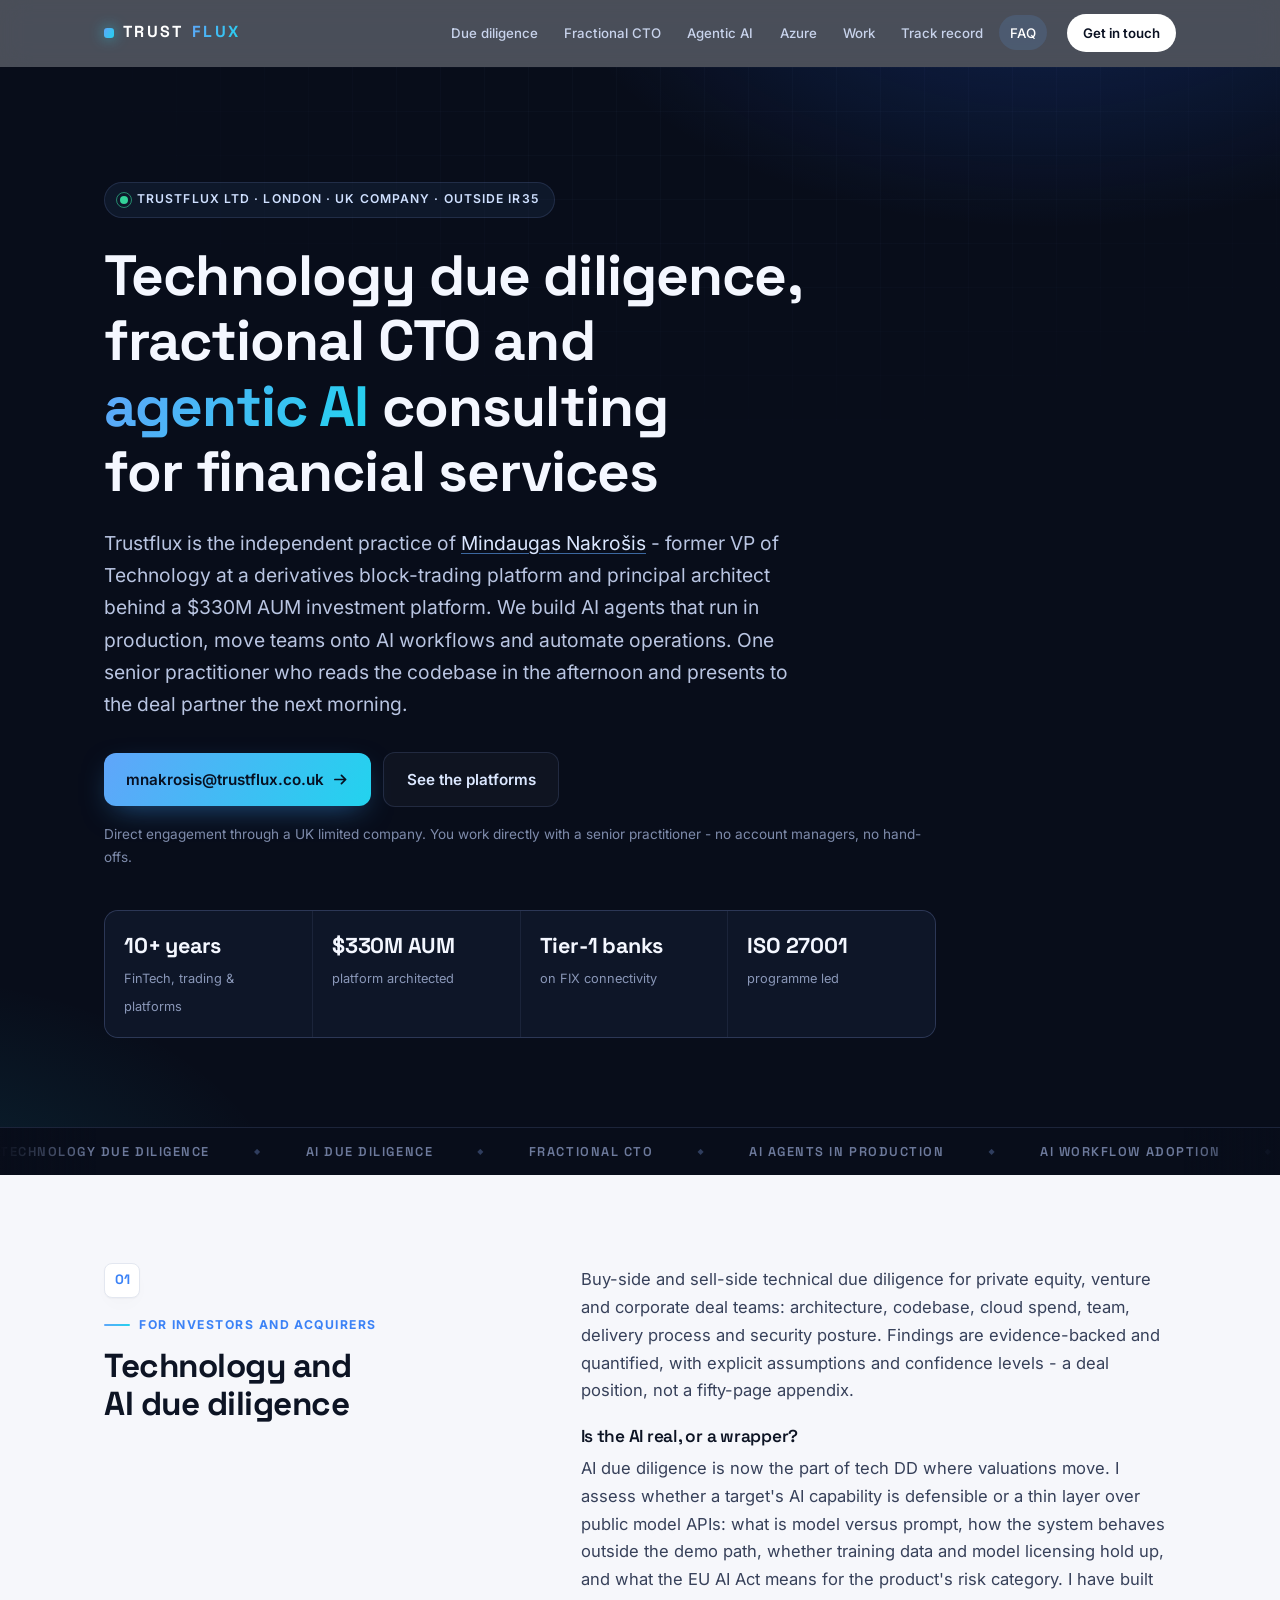
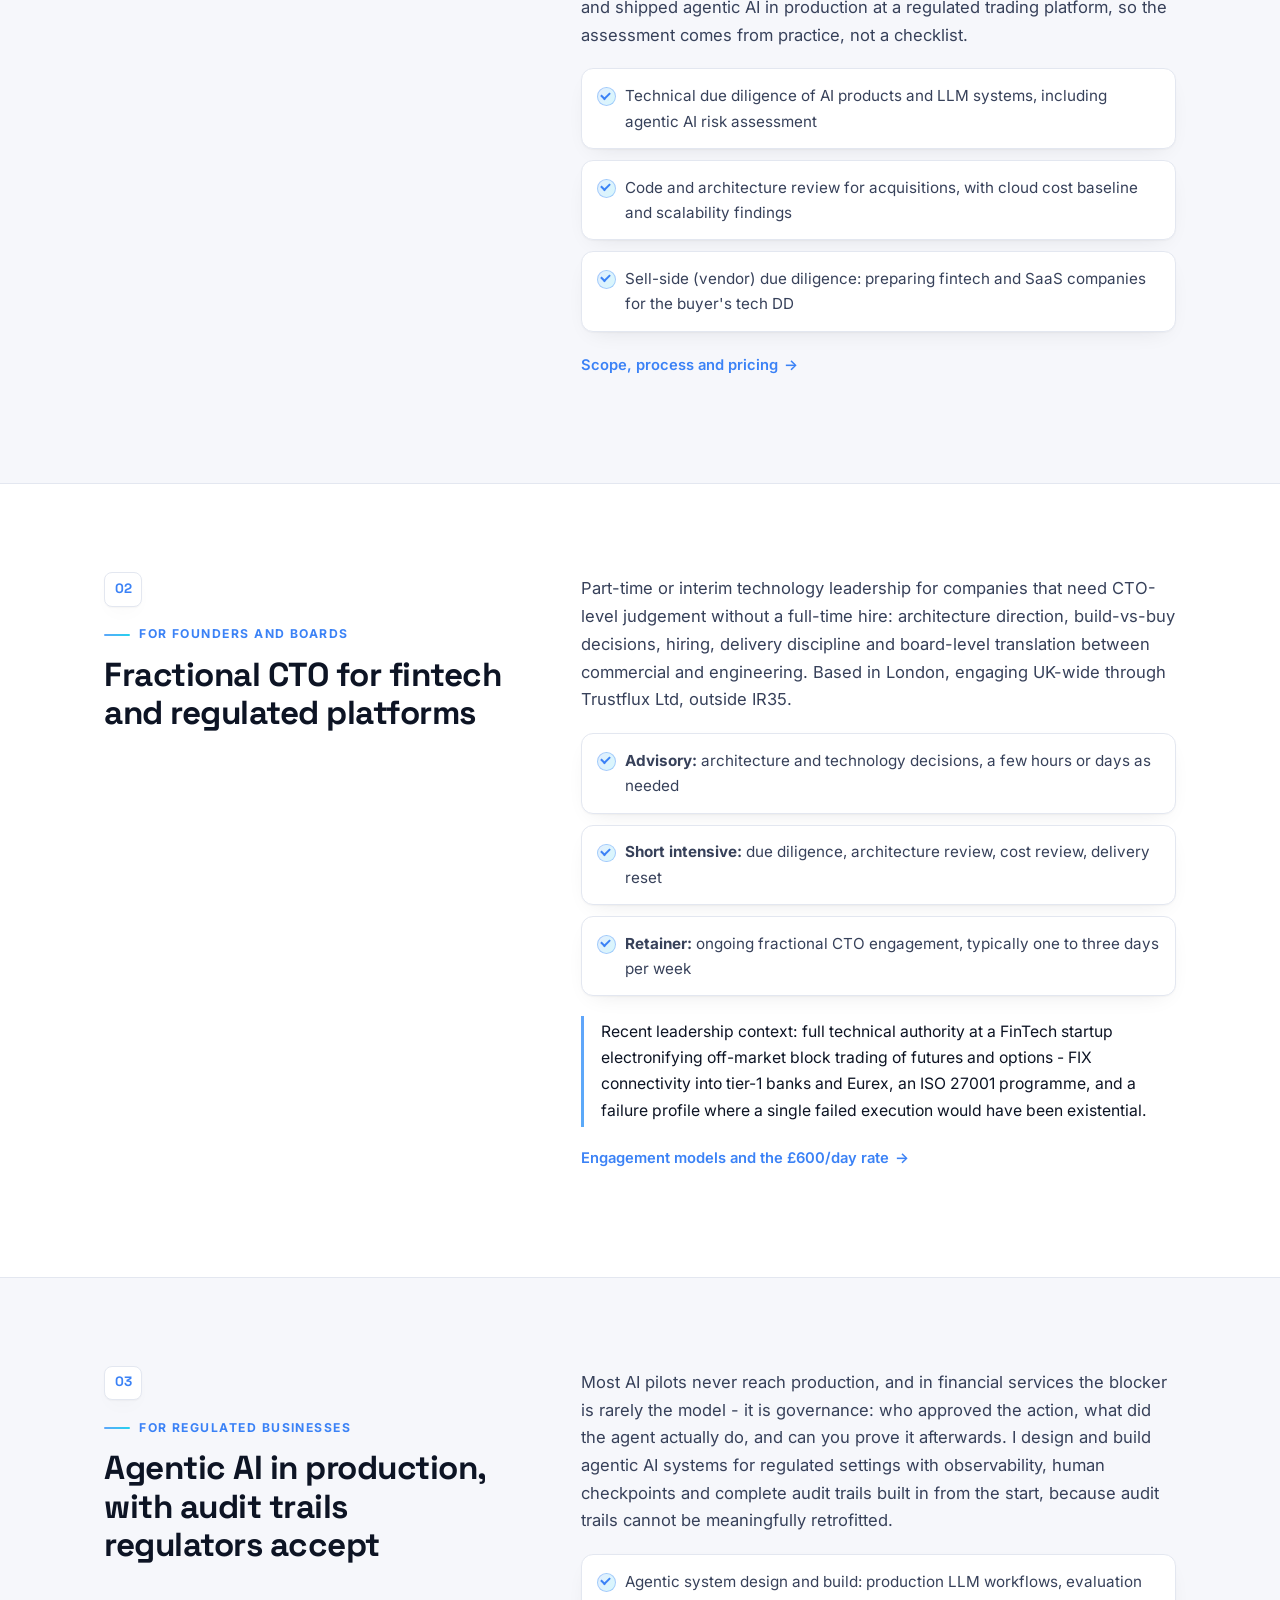
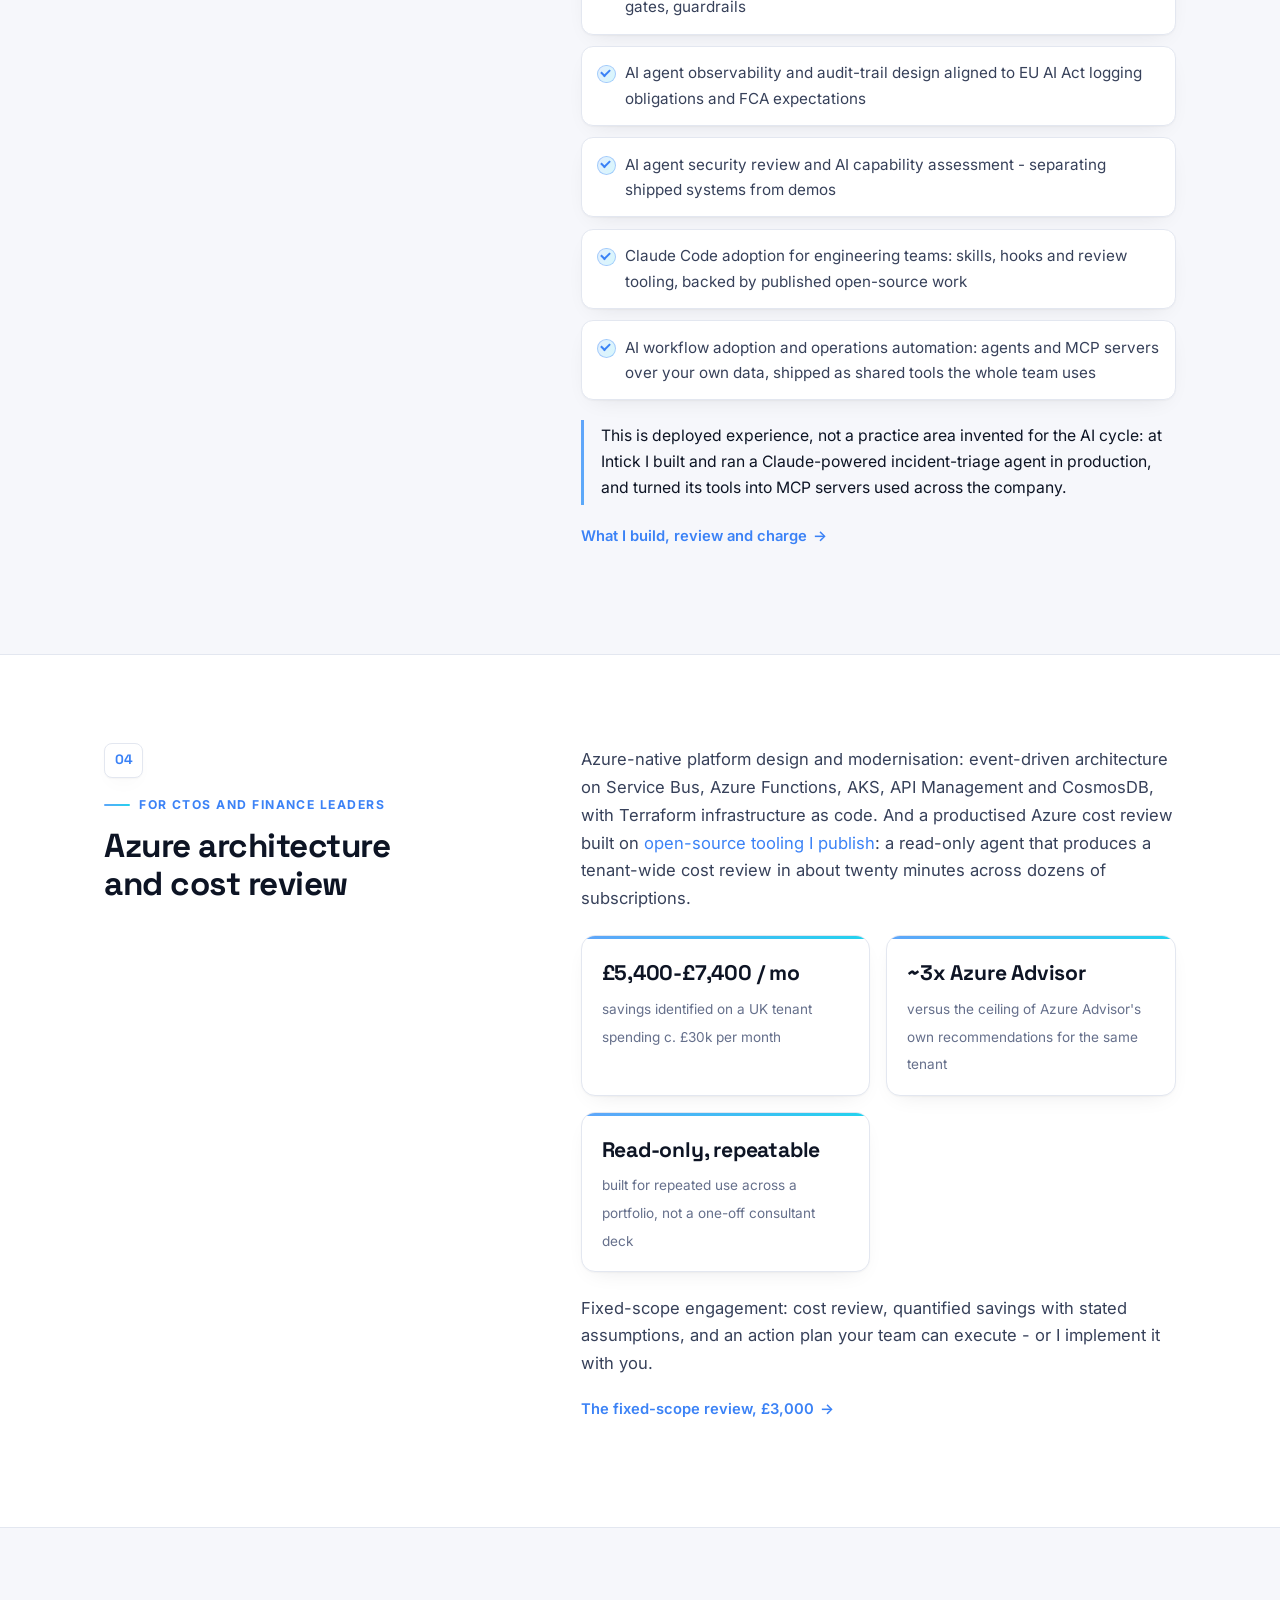
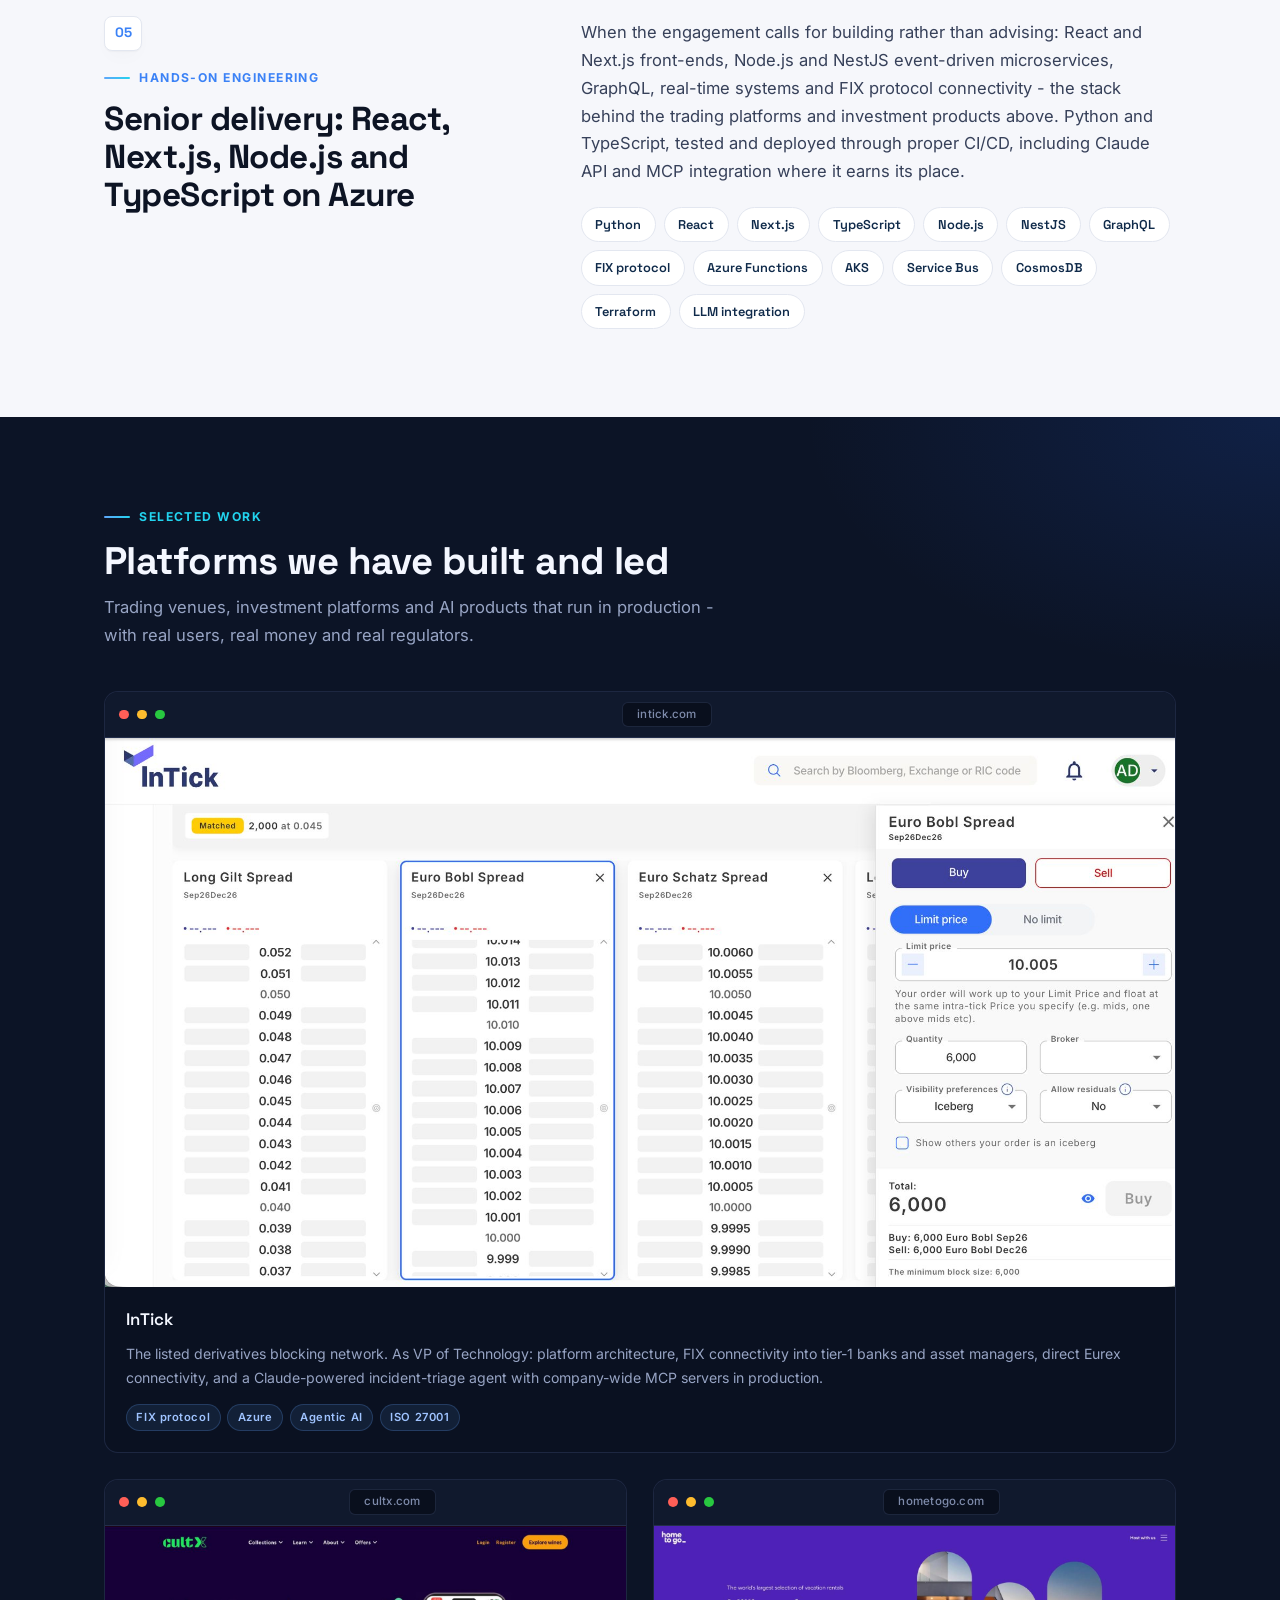
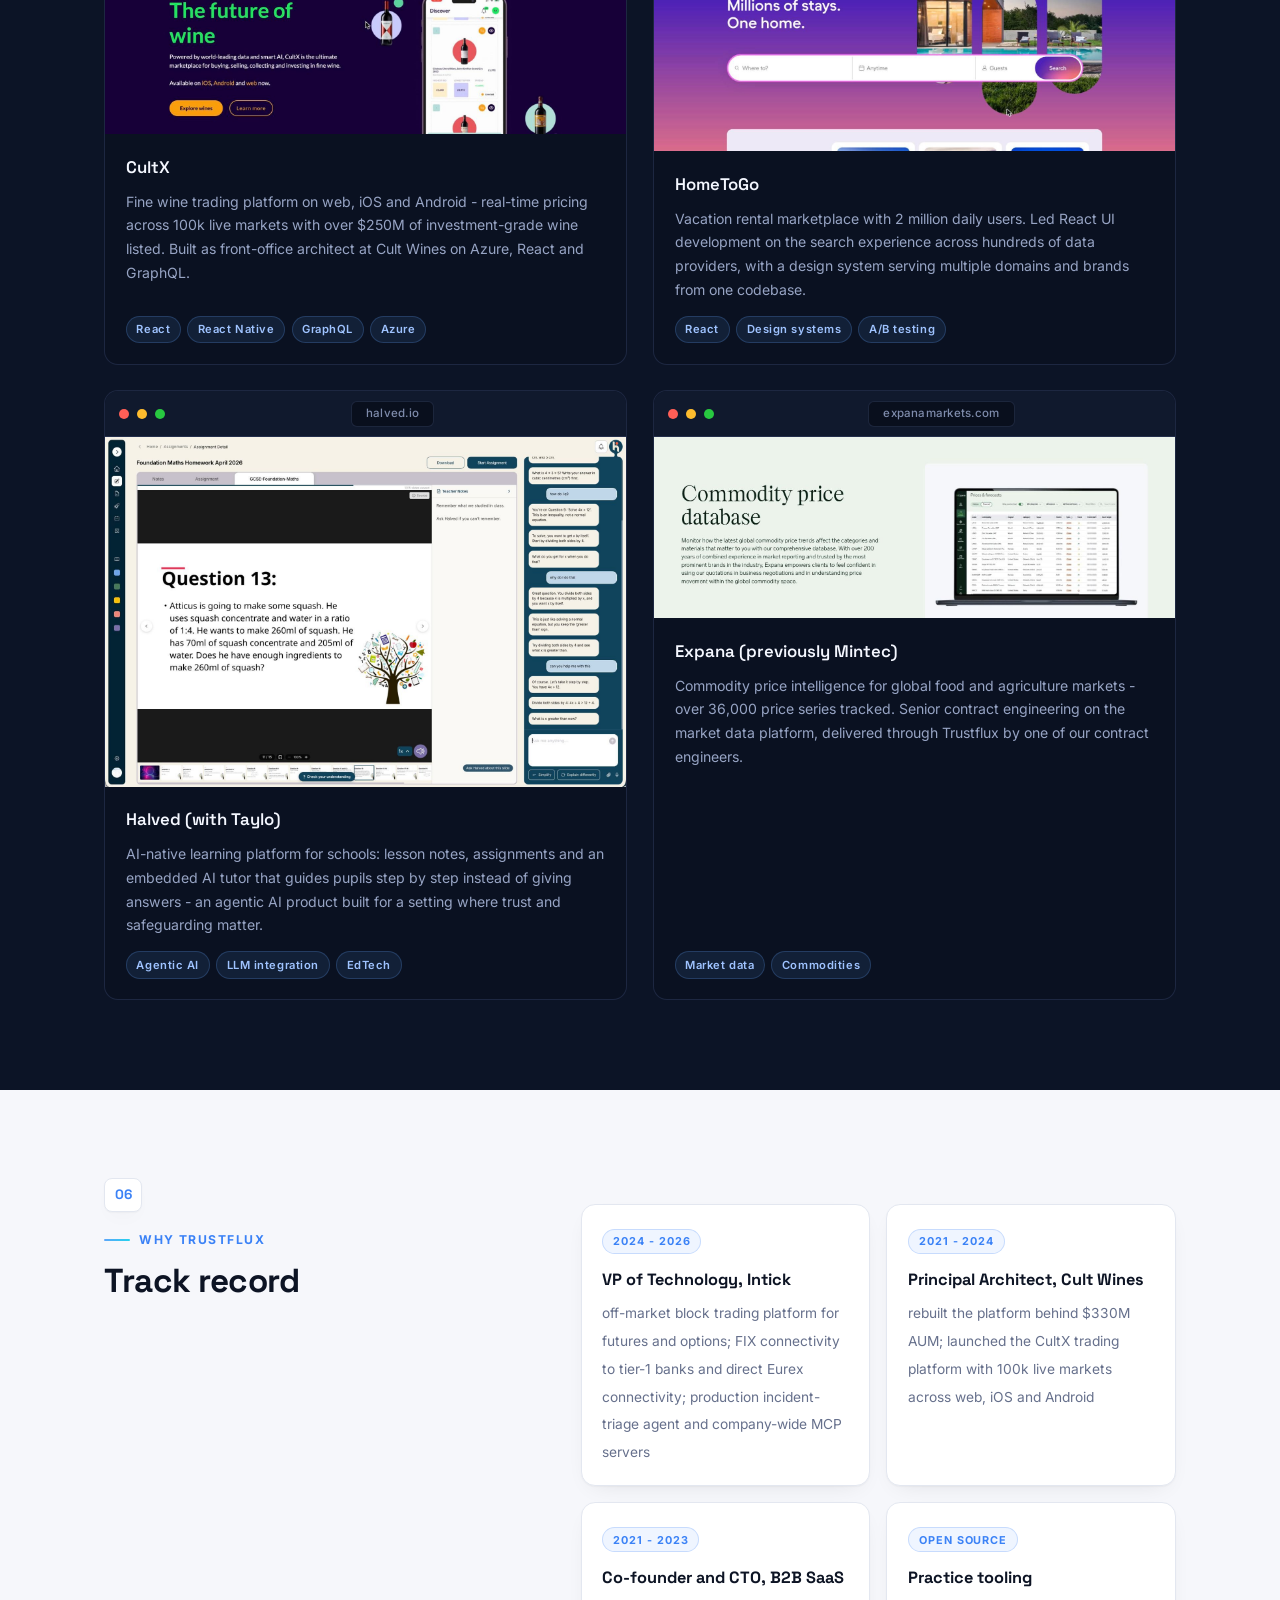
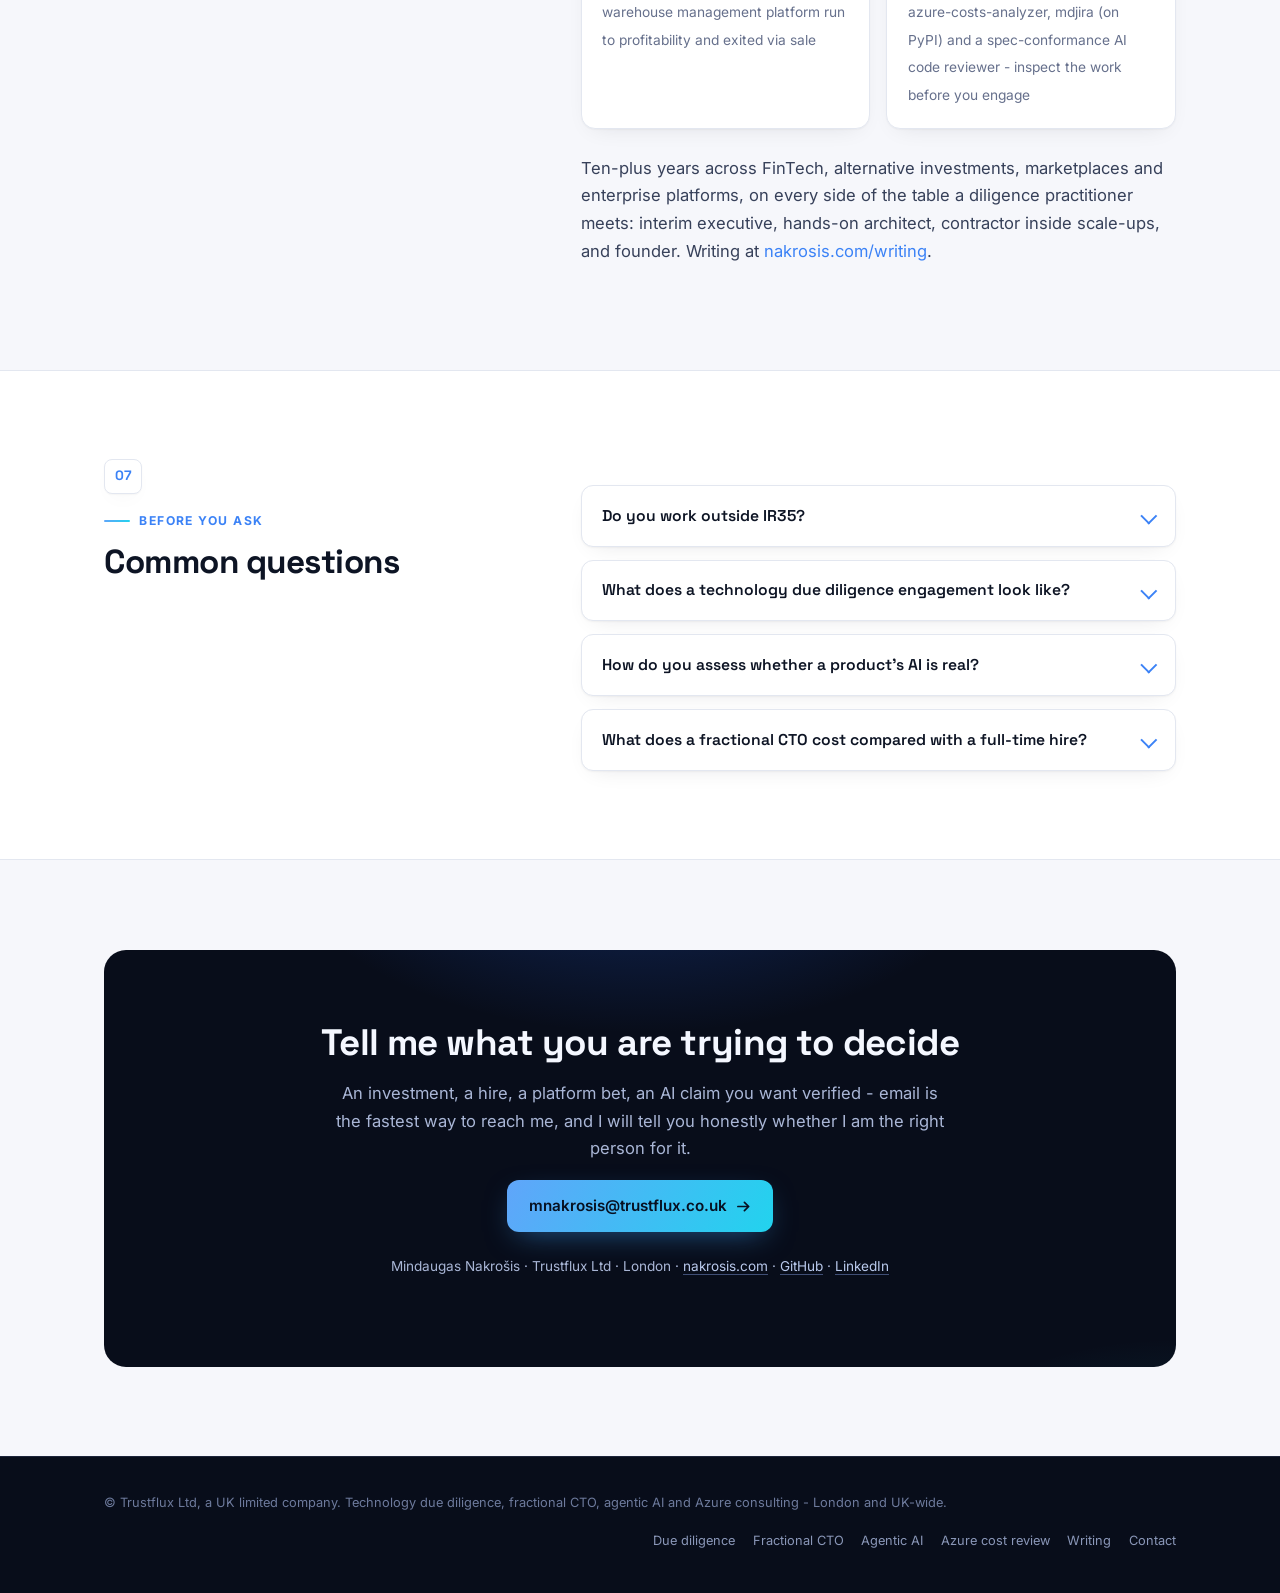
<file: index.html>
<!DOCTYPE html>
<html lang="en">
<head>
<meta charset="utf-8">
<meta name="viewport" content="width=device-width, initial-scale=1">
<title>Technology &amp; AI Due Diligence, Fractional CTO | Trustflux Ltd, London</title>
<meta name="description" content="Trustflux Ltd - the independent practice of Mindaugas Nakrošis. Technology and AI due diligence for investors, fractional CTO for fintech, AI agents and workflow automation in production, and Azure architecture and cost review. London, outside IR35.">
<link rel="canonical" href="https://trustflux.co.uk/">
<meta name="robots" content="index, follow">
<meta name="author" content="Mindaugas Nakrošis">
<meta name="theme-color" content="#080d1a">

<meta property="og:title" content="Technology &amp; AI Due Diligence, Fractional CTO | Trustflux Ltd">
<meta property="og:description" content="Technology and AI due diligence, fractional CTO engagements, AI agents and automation in production, and Azure cost review for financial services. London, outside IR35.">
<meta property="og:url" content="https://trustflux.co.uk/">
<meta property="og:type" content="website">
<meta property="og:site_name" content="Trustflux Ltd">
<meta property="og:locale" content="en_GB">
<meta property="og:image" content="https://trustflux.co.uk/img/og.jpg">
<meta property="og:image:width" content="1200">
<meta property="og:image:height" content="630">
<meta property="og:image:alt" content="Trustflux Ltd - technology and AI due diligence, fractional CTO and agentic AI for financial services">
<meta name="twitter:card" content="summary_large_image">
<meta name="twitter:title" content="Technology &amp; AI Due Diligence, Fractional CTO | Trustflux Ltd">
<meta name="twitter:description" content="Technology and AI due diligence, fractional CTO engagements, AI agents and automation in production, and Azure cost review for financial services. London, outside IR35.">
<meta name="twitter:image" content="https://trustflux.co.uk/img/og.jpg">

<link rel="icon" href="data:image/svg+xml,%3Csvg xmlns='http://www.w3.org/2000/svg' viewBox='0 0 32 32'%3E%3Crect width='32' height='32' rx='6' fill='%230f2a4a'/%3E%3Ctext x='16' y='22' font-family='Helvetica,Arial,sans-serif' font-size='17' font-weight='bold' fill='%23ffffff' text-anchor='middle'%3ET%3C/text%3E%3C/svg%3E">

<link rel="preload" href="/fonts/inter-var-latin.woff2" as="font" type="font/woff2" crossorigin>
<link rel="preload" href="/fonts/space-grotesk-var-latin.woff2" as="font" type="font/woff2" crossorigin>
<link rel="stylesheet" href="/styles.css">

<script type="application/ld+json">
{
  "@context": "https://schema.org",
  "@type": "ProfessionalService",
  "name": "Trustflux Ltd",
  "url": "https://trustflux.co.uk/",
  "email": "mnakrosis@trustflux.co.uk",
  "description": "Independent technology consultancy: technology and AI due diligence for investors, fractional CTO engagements for fintech, AI agents, AI workflow adoption and automation for regulated businesses, and Azure architecture and cost review.",
  "address": {
    "@type": "PostalAddress",
    "addressLocality": "London",
    "addressCountry": "GB"
  },
  "areaServed": ["GB", "EU"],
  "founder": {
    "@type": "Person",
    "name": "Mindaugas Nakrošis",
    "jobTitle": "AI Agent Engineer, Fractional CTO and Technology Due Diligence Practitioner",
    "url": "https://nakrosis.com/",
    "sameAs": [
      "https://github.com/mindaugasnakrosis",
      "https://www.linkedin.com/in/mindaugas-nakro%C5%A1is-142a4a108/",
      "https://mindaugasnakr.medium.com/"
    ]
  },
  "knowsAbout": [
    "Technology due diligence",
    "AI due diligence",
    "Fractional CTO",
    "Agentic AI",
    "AI agents",
    "AI workflow automation",
    "Model Context Protocol",
    "AI audit trails",
    "Azure architecture",
    "Azure cost optimisation",
    "FinOps",
    "Event-driven architecture",
    "FIX protocol",
    "React", "Next.js", "Node.js", "NestJS", "TypeScript"
  ],
  "makesOffer": [
    { "@type": "Offer", "itemOffered": { "@type": "Service", "name": "Technology and AI due diligence", "description": "Buy-side and sell-side technical due diligence, including assessment of AI products and agentic systems." } },
    { "@type": "Offer", "itemOffered": { "@type": "Service", "name": "Fractional CTO", "description": "Part-time and interim CTO engagements for fintech and regulated platforms, outside IR35." } },
    { "@type": "Offer", "itemOffered": { "@type": "Service", "name": "Agentic AI implementation", "description": "Production AI agents, AI workflow adoption and operations automation, with audit trails and observability for regulated businesses." } },
    { "@type": "Offer", "itemOffered": { "@type": "Service", "name": "Azure architecture and cost review", "description": "Azure cost optimisation and FinOps review, event-driven architecture design and modernisation." } }
  ]
}
</script>
<script type="application/ld+json">
{
  "@context": "https://schema.org",
  "@type": "FAQPage",
  "mainEntity": [
    {
      "@type": "Question",
      "name": "Do you work outside IR35?",
      "acceptedAnswer": { "@type": "Answer", "text": "Yes. All engagements run business-to-business through Trustflux Ltd, a UK limited company, and are structured for an outside-IR35 determination: defined deliverables, own equipment and methods, no mutuality of obligation." }
    },
    {
      "@type": "Question",
      "name": "What does a technology due diligence engagement look like?",
      "acceptedAnswer": { "@type": "Answer", "text": "Typically a short intensive: access to the data room, codebase and key people, then a written report with quantified findings, explicit assumptions and a clear position - price implications, conditions, or reasons to walk. Timelines fit deal windows, usually one to two weeks." }
    },
    {
      "@type": "Question",
      "name": "How do you assess whether a product's AI is real?",
      "acceptedAnswer": { "@type": "Answer", "text": "By reading the system, not the pitch: what sits in the model versus the prompt layer, how the product behaves off the demo path, what breaks under adversarial input, the provenance and licensing of training data, and whether the audit trail can support the claims made to customers and regulators." }
    },
    {
      "@type": "Question",
      "name": "What does a fractional CTO cost compared with a full-time hire?",
      "acceptedAnswer": { "@type": "Answer", "text": "The rate is a flat £600 per day across all engagements. A retainer of one to three days per week comes to roughly £2,400 to £7,200 a month - a fraction of a full-time London CTO package once salary, equity and on-costs are counted. UK market guides put fractional CTO day rates at £800 to £2,000, so the rate is deliberately below the band." }
    }
  ]
}
</script>

</head>
<body>

<a class="skip-link" href="#main">Skip to content</a>

<header class="site-header" id="top">
  <div class="container nav-row">
    <a class="wordmark" href="#top">TRUST<span>FLUX</span></a>
    <button class="nav-toggle" type="button" aria-label="Menu" aria-expanded="false" aria-controls="site-nav">
      <svg class="icon-open" width="18" height="18" viewBox="0 0 18 18" fill="none" aria-hidden="true"><path d="M2 4.5h14M2 9h14M2 13.5h14" stroke="currentColor" stroke-width="1.8" stroke-linecap="round"/></svg>
      <svg class="icon-close" width="18" height="18" viewBox="0 0 18 18" fill="none" aria-hidden="true"><path d="m3.5 3.5 11 11m0-11-11 11" stroke="currentColor" stroke-width="1.8" stroke-linecap="round"/></svg>
    </button>
    <nav class="site-nav" id="site-nav" aria-label="Sections">
      <a href="#due-diligence">Due diligence</a>
      <a href="#fractional-cto">Fractional CTO</a>
      <a href="#agentic-ai">Agentic AI</a>
      <a href="#azure">Azure</a>
      <a href="#work">Work</a>
      <a href="#track-record">Track record</a>
      <a href="#faq">FAQ</a>
    </nav>
    <a class="nav-cta" href="mailto:mnakrosis@trustflux.co.uk">Get in touch</a>
  </div>
</header>

<main id="main">

  <div class="hero">
    <div class="container">
      <div class="hero-inner">
        <p class="eyebrow-chip"><span class="pulse" aria-hidden="true"></span>Trustflux Ltd · London · UK company · Outside IR35</p>
        <h1>Technology due diligence, fractional CTO and <em class="grad-text">agentic AI</em> consulting for financial services</h1>
        <p class="lede">Trustflux is the independent practice of <a href="https://nakrosis.com/">Mindaugas Nakrošis</a> - former VP of Technology at a derivatives block-trading platform and principal architect behind a $330M AUM investment platform. We build AI agents that run in production, move teams onto AI workflows and automate operations. One senior practitioner who reads the codebase in the afternoon and presents to the deal partner the next morning.</p>
        <div class="cta-row">
          <a class="btn btn-primary" href="mailto:mnakrosis@trustflux.co.uk">mnakrosis@trustflux.co.uk
            <svg width="15" height="15" viewBox="0 0 16 16" fill="none" aria-hidden="true"><path d="M2 8h11M9 3.5 13.5 8 9 12.5" stroke="currentColor" stroke-width="1.8" stroke-linecap="round" stroke-linejoin="round"/></svg>
          </a>
          <a class="btn btn-ghost" href="#work">See the platforms</a>
        </div>
        <p class="cta-note">Direct engagement through a UK limited company. You work directly with a senior practitioner - no account managers, no hand-offs.</p>
        <ul class="hero-stats">
          <li><strong>10+ years</strong><span>FinTech, trading &amp; platforms</span></li>
          <li><strong>$330M AUM</strong><span>platform architected</span></li>
          <li><strong>Tier-1 banks</strong><span>on FIX connectivity</span></li>
          <li><strong>ISO 27001</strong><span>programme led</span></li>
        </ul>
      </div>
    </div>
  </div>

  <div class="ticker-wrap" aria-hidden="true">
    <ul class="ticker">
      <li>Technology due diligence</li><li>AI due diligence</li><li>Fractional CTO</li><li>AI agents in production</li><li>AI workflow adoption</li><li>Automation</li><li>Azure cost review</li><li>FIX connectivity</li><li>Event-driven architecture</li><li>EU AI Act readiness</li>
      <li>Technology due diligence</li><li>AI due diligence</li><li>Fractional CTO</li><li>AI agents in production</li><li>AI workflow adoption</li><li>Automation</li><li>Azure cost review</li><li>FIX connectivity</li><li>Event-driven architecture</li><li>EU AI Act readiness</li>
    </ul>
  </div>

  <section class="service" id="due-diligence">
    <div class="container service-grid">
      <div class="service-head reveal">
        <span class="index">01</span>
        <p class="kicker">For investors and acquirers</p>
        <h2>Technology and AI due diligence</h2>
      </div>
      <div class="service-body reveal">
        <p>Buy-side and sell-side technical due diligence for private equity, venture and corporate deal teams: architecture, codebase, cloud spend, team, delivery process and security posture. Findings are evidence-backed and quantified, with explicit assumptions and confidence levels - a deal position, not a fifty-page appendix.</p>
        <h3>Is the AI real, or a wrapper?</h3>
        <p>AI due diligence is now the part of tech DD where valuations move. I assess whether a target's AI capability is defensible or a thin layer over public model APIs: what is model versus prompt, how the system behaves outside the demo path, whether training data and model licensing hold up, and what the EU AI Act means for the product's risk category. I have built and shipped agentic AI in production at a regulated trading platform, so the assessment comes from practice, not a checklist.</p>
        <ul class="checklist">
          <li>Technical due diligence of AI products and LLM systems, including agentic AI risk assessment</li>
          <li>Code and architecture review for acquisitions, with cloud cost baseline and scalability findings</li>
          <li>Sell-side (vendor) due diligence: preparing fintech and SaaS companies for the buyer's tech DD</li>
        </ul>
        <p><a class="more-link" href="/technology-due-diligence">Scope, process and pricing</a></p>
      </div>
    </div>
  </section>

  <section class="service alt" id="fractional-cto">
    <div class="container service-grid">
      <div class="service-head reveal">
        <span class="index">02</span>
        <p class="kicker">For founders and boards</p>
        <h2>Fractional CTO for fintech and regulated platforms</h2>
      </div>
      <div class="service-body reveal">
        <p>Part-time or interim technology leadership for companies that need CTO-level judgement without a full-time hire: architecture direction, build-vs-buy decisions, hiring, delivery discipline and board-level translation between commercial and engineering. Based in London, engaging UK-wide through Trustflux Ltd, outside IR35.</p>
        <ul class="checklist">
          <li><strong>Advisory:</strong> architecture and technology decisions, a few hours or days as needed</li>
          <li><strong>Short intensive:</strong> due diligence, architecture review, cost review, delivery reset</li>
          <li><strong>Retainer:</strong> ongoing fractional CTO engagement, typically one to three days per week</li>
        </ul>
        <p class="pull">Recent leadership context: full technical authority at a FinTech startup electronifying off-market block trading of futures and options - FIX connectivity into tier-1 banks and Eurex, an ISO 27001 programme, and a failure profile where a single failed execution would have been existential.</p>
        <p><a class="more-link" href="/fractional-cto-london">Engagement models and the £600/day rate</a></p>
      </div>
    </div>
  </section>

  <section class="service" id="agentic-ai">
    <div class="container service-grid">
      <div class="service-head reveal">
        <span class="index">03</span>
        <p class="kicker">For regulated businesses</p>
        <h2>Agentic AI in production, with audit trails regulators accept</h2>
      </div>
      <div class="service-body reveal">
        <p>Most AI pilots never reach production, and in financial services the blocker is rarely the model - it is governance: who approved the action, what did the agent actually do, and can you prove it afterwards. I design and build agentic AI systems for regulated settings with observability, human checkpoints and complete audit trails built in from the start, because audit trails cannot be meaningfully retrofitted.</p>
        <ul class="checklist">
          <li>Agentic system design and build: production LLM workflows, evaluation gates, guardrails</li>
          <li>AI agent observability and audit-trail design aligned to EU AI Act logging obligations and FCA expectations</li>
          <li>AI agent security review and AI capability assessment - separating shipped systems from demos</li>
          <li>Claude Code adoption for engineering teams: skills, hooks and review tooling, backed by published open-source work</li>
          <li>AI workflow adoption and operations automation: agents and MCP servers over your own data, shipped as shared tools the whole team uses</li>
        </ul>
        <p class="pull">This is deployed experience, not a practice area invented for the AI cycle: at Intick I built and ran a Claude-powered incident-triage agent in production, and turned its tools into MCP servers used across the company.</p>
        <p><a class="more-link" href="/agentic-ai">What I build, review and charge</a></p>
      </div>
    </div>
  </section>

  <section class="service alt" id="azure">
    <div class="container service-grid">
      <div class="service-head reveal">
        <span class="index">04</span>
        <p class="kicker">For CTOs and finance leaders</p>
        <h2>Azure architecture and cost review</h2>
      </div>
      <div class="service-body reveal">
        <p>Azure-native platform design and modernisation: event-driven architecture on Service Bus, Azure Functions, AKS, API Management and CosmosDB, with Terraform infrastructure as code. And a productised Azure cost review built on <a href="https://github.com/mindaugasnakrosis">open-source tooling I publish</a>: a read-only agent that produces a tenant-wide cost review in about twenty minutes across dozens of subscriptions.</p>
        <ul class="facts">
          <li><strong>£5,400-£7,400 / mo</strong><span>savings identified on a UK tenant spending c. £30k per month</span></li>
          <li><strong>~3x Azure Advisor</strong><span>versus the ceiling of Azure Advisor's own recommendations for the same tenant</span></li>
          <li><strong>Read-only, repeatable</strong><span>built for repeated use across a portfolio, not a one-off consultant deck</span></li>
        </ul>
        <p>Fixed-scope engagement: cost review, quantified savings with stated assumptions, and an action plan your team can execute - or I implement it with you.</p>
        <p><a class="more-link" href="/azure-cost-review">The fixed-scope review, £3,000</a></p>
      </div>
    </div>
  </section>

  <section class="service" id="delivery">
    <div class="container service-grid">
      <div class="service-head reveal">
        <span class="index">05</span>
        <p class="kicker">Hands-on engineering</p>
        <h2>Senior delivery: React, Next.js, Node.js and TypeScript on Azure</h2>
      </div>
      <div class="service-body reveal">
        <p>When the engagement calls for building rather than advising: React and Next.js front-ends, Node.js and NestJS event-driven microservices, GraphQL, real-time systems and FIX protocol connectivity - the stack behind the trading platforms and investment products above. Python and TypeScript, tested and deployed through proper CI/CD, including Claude API and MCP integration where it earns its place.</p>
        <ul class="stack-chips">
          <li>Python</li><li>React</li><li>Next.js</li><li>TypeScript</li><li>Node.js</li><li>NestJS</li><li>GraphQL</li><li>FIX protocol</li><li>Azure Functions</li><li>AKS</li><li>Service Bus</li><li>CosmosDB</li><li>Terraform</li><li>LLM integration</li>
        </ul>
      </div>
    </div>
  </section>

  <section class="work" id="work">
    <div class="container">
      <div class="reveal">
        <p class="kicker">Selected work</p>
        <h2>Platforms we have built and led</h2>
        <p class="work-intro">Trading venues, investment platforms and AI products that run in production - with real users, real money and real regulators.</p>
      </div>
      <div class="work-grid">
        <figure class="work-card wide reveal">
          <div class="browser-bar" aria-hidden="true"><i></i><i></i><i></i><b>intick.com</b></div>
          <div class="shot"><img src="img/intick.jpg" alt="InTick listed derivatives block trading platform - trading screen with Euro Bobl and Long Gilt spread order books and a buy order ticket" width="2000" height="1026" loading="lazy"></div>
          <figcaption>
            <strong><a href="https://intick.com" rel="noopener">InTick</a></strong>
            <p>The listed derivatives blocking network. As VP of Technology: platform architecture, FIX connectivity into tier-1 banks and asset managers, direct Eurex connectivity, and a Claude-powered incident-triage agent with company-wide MCP servers in production.</p>
            <div class="tags"><span>FIX protocol</span><span>Azure</span><span>Agentic AI</span><span>ISO 27001</span></div>
          </figcaption>
        </figure>
        <figure class="work-card reveal">
          <div class="browser-bar" aria-hidden="true"><i></i><i></i><i></i><b>cultx.com</b></div>
          <div class="shot"><img src="img/cultx.jpg" alt="CultX fine wine trading platform - marketplace app with live bids, offers and market performance charts" width="1568" height="628" loading="lazy"></div>
          <figcaption>
            <strong><a href="https://cultx.com" rel="noopener">CultX</a></strong>
            <p>Fine wine trading platform on web, iOS and Android - real-time pricing across 100k live markets with over $250M of investment-grade wine listed. Built as front-office architect at Cult Wines on Azure, React and GraphQL.</p>
            <div class="tags"><span>React</span><span>React Native</span><span>GraphQL</span><span>Azure</span></div>
          </figcaption>
        </figure>
        <figure class="work-card reveal">
          <div class="browser-bar" aria-hidden="true"><i></i><i></i><i></i><b>hometogo.com</b></div>
          <div class="shot"><img src="img/hometogo.jpg" alt="HomeToGo vacation rental marketplace - search experience with destination, dates and guests" width="1568" height="679" loading="lazy"></div>
          <figcaption>
            <strong><a href="https://www.hometogo.com" rel="noopener">HomeToGo</a></strong>
            <p>Vacation rental marketplace with 2 million daily users. Led React UI development on the search experience across hundreds of data providers, with a design system serving multiple domains and brands from one codebase.</p>
            <div class="tags"><span>React</span><span>Design systems</span><span>A/B testing</span></div>
          </figcaption>
        </figure>
        <figure class="work-card reveal">
          <div class="browser-bar" aria-hidden="true"><i></i><i></i><i></i><b>halved.io</b></div>
          <div class="shot"><img src="img/halved.jpg" alt="Halved AI-native learning platform - maths assignment with slides and an AI tutor guiding a pupil step by step" width="1600" height="1074" loading="lazy"></div>
          <figcaption>
            <strong><a href="https://halved.io" rel="noopener">Halved</a> (with Taylo)</strong>
            <p>AI-native learning platform for schools: lesson notes, assignments and an embedded AI tutor that guides pupils step by step instead of giving answers - an agentic AI product built for a setting where trust and safeguarding matter.</p>
            <div class="tags"><span>Agentic AI</span><span>LLM integration</span><span>EdTech</span></div>
          </figcaption>
        </figure>
        <figure class="work-card reveal">
          <div class="browser-bar" aria-hidden="true"><i></i><i></i><i></i><b>expanamarkets.com</b></div>
          <div class="shot"><img src="img/expana.jpg" alt="Expana commodity price database - prices and forecasts table covering global commodity markets" width="1568" height="545" loading="lazy"></div>
          <figcaption>
            <strong><a href="https://www.expanamarkets.com/product/features/commodity-price-database/" rel="noopener">Expana</a> (previously Mintec)</strong>
            <p>Commodity price intelligence for global food and agriculture markets - over 36,000 price series tracked. Senior contract engineering on the market data platform, delivered through Trustflux by one of our contract engineers.</p>
            <div class="tags"><span>Market data</span><span>Commodities</span></div>
          </figcaption>
        </figure>
      </div>
    </div>
  </section>

  <section class="service" id="track-record">
    <div class="container service-grid">
      <div class="service-head reveal">
        <span class="index">06</span>
        <p class="kicker">Why Trustflux</p>
        <h2>Track record</h2>
      </div>
      <div class="service-body reveal">
        <div class="record-grid">
          <div class="record-card"><em>2024 - 2026</em><strong>VP of Technology, Intick</strong><span>off-market block trading platform for futures and options; FIX connectivity to tier-1 banks and direct Eurex connectivity; production incident-triage agent and company-wide MCP servers</span></div>
          <div class="record-card"><em>2021 - 2024</em><strong>Principal Architect, Cult Wines</strong><span>rebuilt the platform behind $330M AUM; launched the CultX trading platform with 100k live markets across web, iOS and Android</span></div>
          <div class="record-card"><em>2021 - 2023</em><strong>Co-founder and CTO, B2B SaaS</strong><span>warehouse management platform run to profitability and exited via sale</span></div>
          <div class="record-card"><em>Open source</em><strong>Practice tooling</strong><span>azure-costs-analyzer, mdjira (on PyPI) and a spec-conformance AI code reviewer - inspect the work before you engage</span></div>
        </div>
        <p>Ten-plus years across FinTech, alternative investments, marketplaces and enterprise platforms, on every side of the table a diligence practitioner meets: interim executive, hands-on architect, contractor inside scale-ups, and founder. Writing at <a href="https://nakrosis.com/writing">nakrosis.com/writing</a>.</p>
      </div>
    </div>
  </section>

  <section class="service alt" id="faq">
    <div class="container service-grid">
      <div class="service-head reveal">
        <span class="index">07</span>
        <p class="kicker">Before you ask</p>
        <h2>Common questions</h2>
      </div>
      <div class="service-body reveal">
        <div class="faq-list">
          <details class="faq-item">
            <summary>Do you work outside IR35?</summary>
            <p>Yes. All engagements run business-to-business through Trustflux Ltd, a UK limited company, and are structured for an outside-IR35 determination: defined deliverables, own equipment and methods, no mutuality of obligation.</p>
          </details>
          <details class="faq-item">
            <summary>What does a technology due diligence engagement look like?</summary>
            <p>Typically a short intensive: access to the data room, codebase and key people, then a written report with quantified findings, explicit assumptions and a clear position - price implications, conditions, or reasons to walk. Timelines fit deal windows, usually one to two weeks.</p>
          </details>
          <details class="faq-item">
            <summary>How do you assess whether a product's AI is real?</summary>
            <p>By reading the system, not the pitch: what sits in the model versus the prompt layer, how the product behaves off the demo path, what breaks under adversarial input, the provenance and licensing of training data, and whether the audit trail can support the claims made to customers and regulators.</p>
          </details>
          <details class="faq-item">
            <summary>What does a fractional CTO cost compared with a full-time hire?</summary>
            <p>The rate is a flat £600 per day across all engagements - published, with no blended rates. A retainer of one to three days per week comes to roughly £2,400 to £7,200 a month, against a full-time London CTO package that commonly clears £250k all-in. UK market guides put fractional CTO day rates at £800 to £2,000, so this sits deliberately below the band. Full details on the <a href="/fractional-cto-london">fractional CTO page</a>.</p>
          </details>
        </div>
      </div>
    </div>
  </section>

  <section class="contact-band" id="contact">
    <div class="container">
      <div class="contact-panel reveal">
        <h2>Tell me what you are trying to decide</h2>
        <p>An investment, a hire, a platform bet, an AI claim you want verified - email is the fastest way to reach me, and I will tell you honestly whether I am the right person for it.</p>
        <div class="cta-row" style="justify-content: center;">
          <a class="btn btn-primary" href="mailto:mnakrosis@trustflux.co.uk">mnakrosis@trustflux.co.uk
            <svg width="15" height="15" viewBox="0 0 16 16" fill="none" aria-hidden="true"><path d="M2 8h11M9 3.5 13.5 8 9 12.5" stroke="currentColor" stroke-width="1.8" stroke-linecap="round" stroke-linejoin="round"/></svg>
          </a>
        </div>
        <p class="contact-links">Mindaugas Nakrošis · Trustflux Ltd · London · <a href="https://nakrosis.com/">nakrosis.com</a> · <a href="https://github.com/mindaugasnakrosis">GitHub</a> · <a href="https://www.linkedin.com/in/mindaugas-nakro%C5%A1is-142a4a108/">LinkedIn</a></p>
      </div>
    </div>
  </section>

</main>

<footer class="site-footer">
  <div class="container footer-row">
    <p>© Trustflux Ltd, a UK limited company. Technology due diligence, fractional CTO, agentic AI and Azure consulting - London and UK-wide.</p>
    <nav class="footer-nav" aria-label="Footer">
      <a href="/technology-due-diligence">Due diligence</a>
      <a href="/fractional-cto-london">Fractional CTO</a>
      <a href="/agentic-ai">Agentic AI</a>
      <a href="/azure-cost-review">Azure cost review</a>
      <a href="https://nakrosis.com/writing" rel="noopener">Writing</a>
      <a href="#contact">Contact</a>
    </nav>
  </div>
</footer>

<script src="/site.js" defer></script>

</body>
</html>
</file>
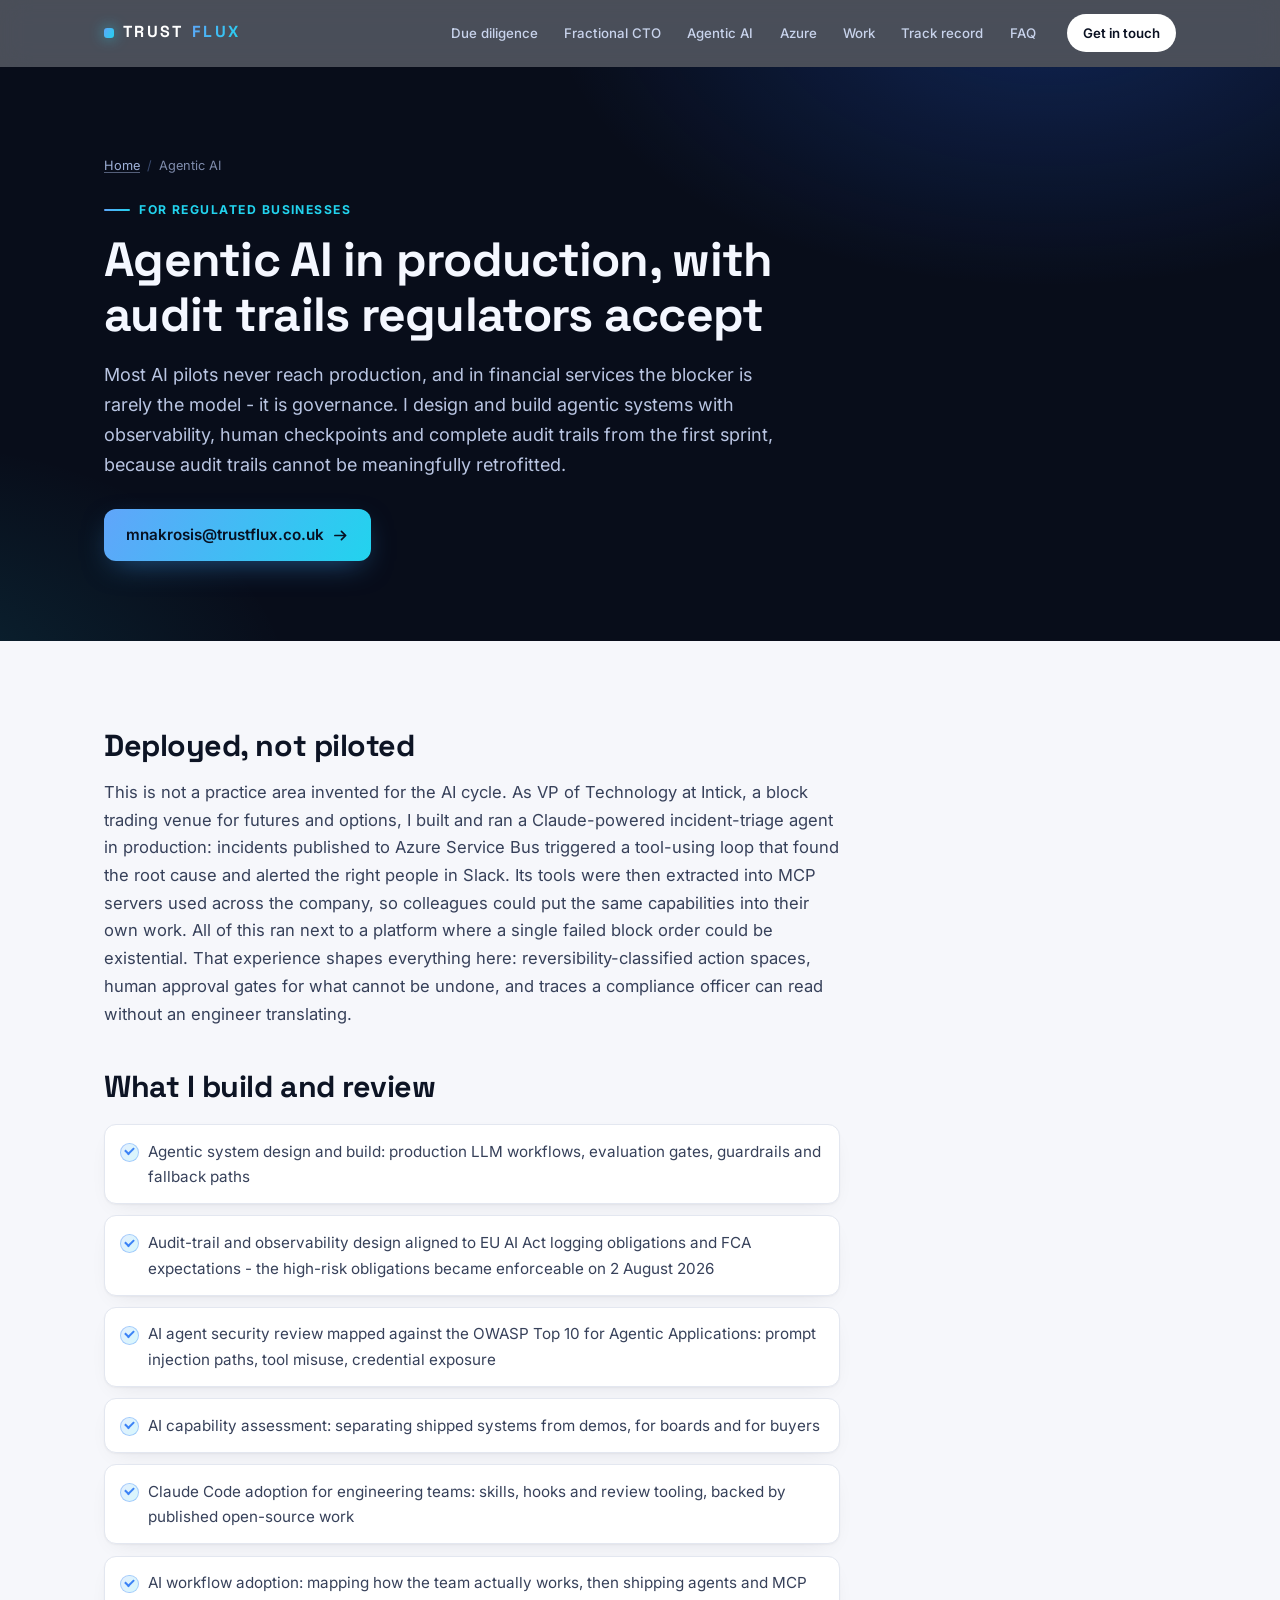
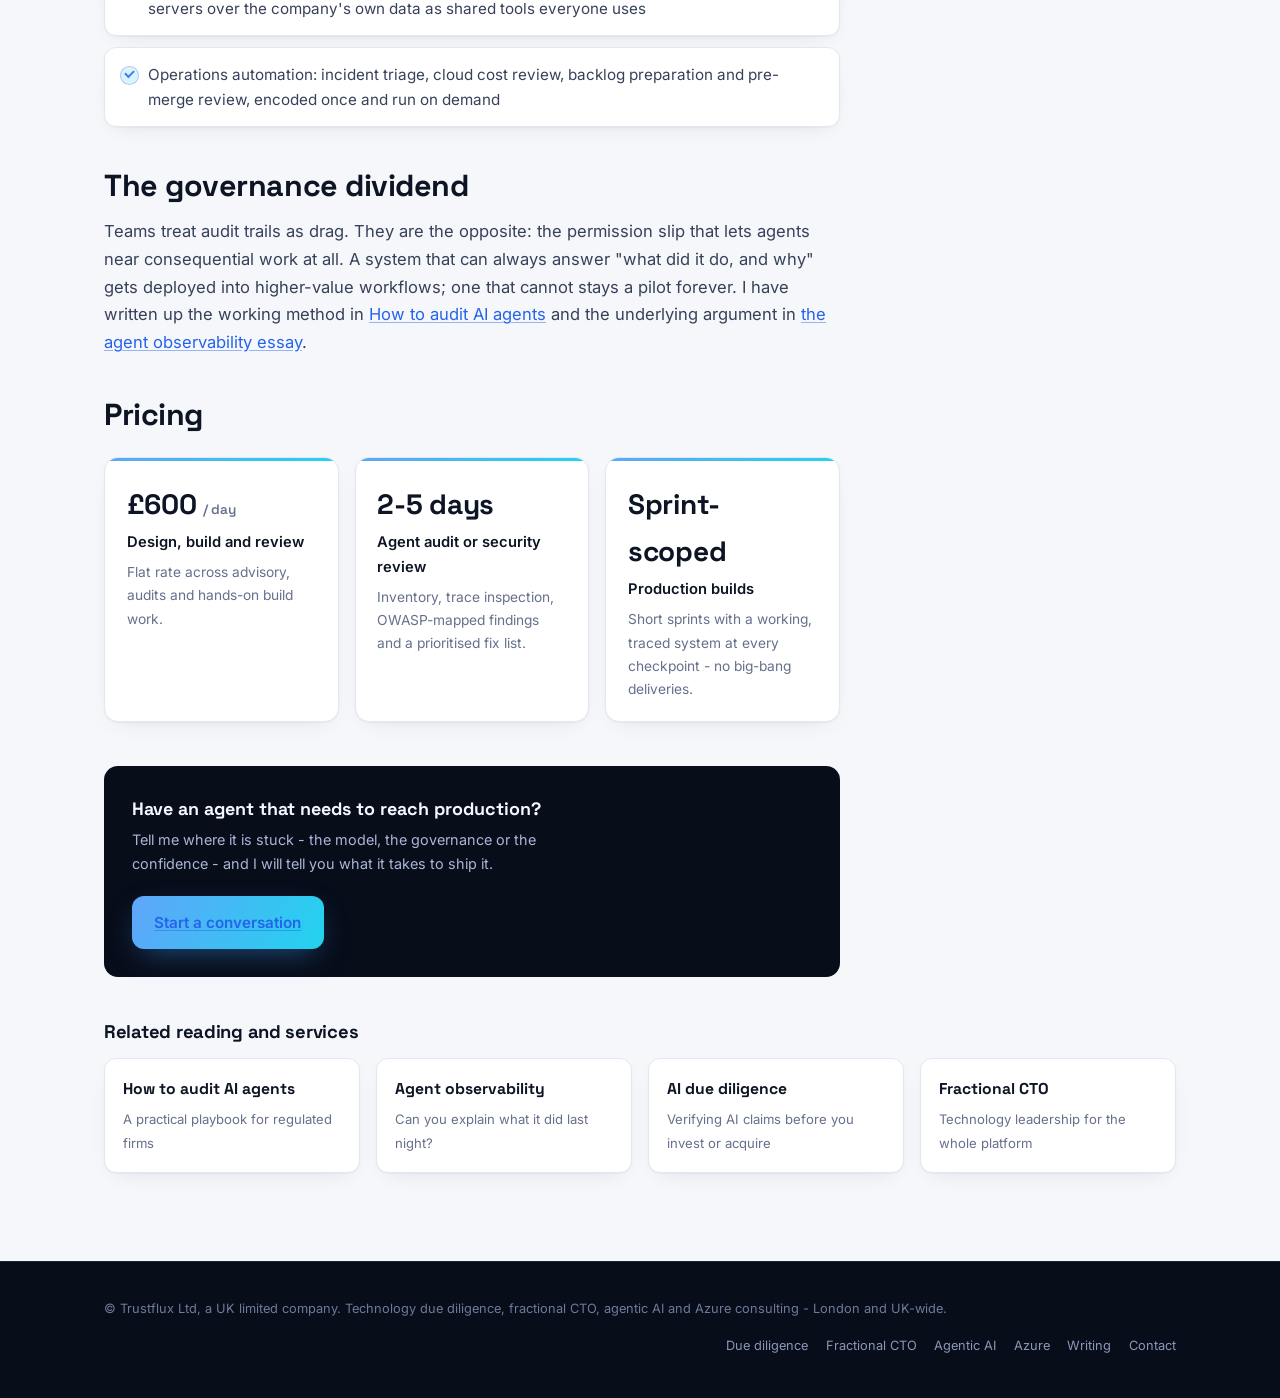
<file: agentic-ai.html>
<!DOCTYPE html>
<html lang="en">
<head>
<meta charset="utf-8">
<meta name="viewport" content="width=device-width, initial-scale=1">
<title>Agentic AI Consulting for Financial Services | Trustflux, London</title>
<meta name="description" content="Agentic AI design and build for regulated businesses: production LLM workflows, audit trails aligned to EU AI Act logging obligations and FCA expectations, AI agent security review. £600 per day.">
<link rel="canonical" href="https://trustflux.co.uk/agentic-ai">
<meta name="robots" content="index, follow">
<meta name="author" content="Mindaugas Nakrošis">
<meta name="theme-color" content="#080d1a">

<meta property="og:title" content="Agentic AI Consulting for Financial Services | Trustflux, London">
<meta property="og:description" content="Agentic AI design and build for regulated businesses: production LLM workflows, audit trails aligned to EU AI Act logging obligations and FCA expectations, AI agent security review. £600 per day.">
<meta property="og:url" content="https://trustflux.co.uk/agentic-ai">
<meta property="og:type" content="website">
<meta property="og:site_name" content="Trustflux Ltd">
<meta property="og:locale" content="en_GB">
<meta property="og:image" content="https://trustflux.co.uk/img/og.jpg">
<meta property="og:image:width" content="1200">
<meta property="og:image:height" content="630">
<meta name="twitter:card" content="summary_large_image">
<meta name="twitter:title" content="Agentic AI Consulting for Financial Services | Trustflux, London">
<meta name="twitter:description" content="Agentic AI design and build for regulated businesses: production LLM workflows, audit trails aligned to EU AI Act logging obligations and FCA expectations, AI agent security review. £600 per day.">
<meta name="twitter:image" content="https://trustflux.co.uk/img/og.jpg">

<link rel="icon" href="data:image/svg+xml,%3Csvg xmlns='http://www.w3.org/2000/svg' viewBox='0 0 32 32'%3E%3Crect width='32' height='32' rx='6' fill='%230f2a4a'/%3E%3Ctext x='16' y='22' font-family='Helvetica,Arial,sans-serif' font-size='17' font-weight='bold' fill='%23ffffff' text-anchor='middle'%3ET%3C/text%3E%3C/svg%3E">

<link rel="preload" href="/fonts/inter-var-latin.woff2" as="font" type="font/woff2" crossorigin>
<link rel="preload" href="/fonts/space-grotesk-var-latin.woff2" as="font" type="font/woff2" crossorigin>
<link rel="stylesheet" href="/styles.css">

<script type="application/ld+json">
{
  "@context": "https://schema.org",
  "@type": "Service",
  "name": "Agentic AI implementation",
  "description": "Agentic AI design and build for regulated businesses: production LLM workflows, audit trails aligned to EU AI Act logging obligations and FCA expectations, AI agent security review. \u00a3600 per day.",
  "url": "https://trustflux.co.uk/agentic-ai",
  "provider": {
    "@type": "ProfessionalService",
    "name": "Trustflux Ltd",
    "url": "https://trustflux.co.uk/"
  },
  "areaServed": [
    "GB",
    "EU"
  ],
  "offers": {
    "@type": "Offer",
    "priceCurrency": "GBP",
    "price": "600",
    "priceSpecification": {
      "@type": "UnitPriceSpecification",
      "price": "600",
      "priceCurrency": "GBP",
      "unitText": "DAY"
    },
    "description": "\u00a3600 per day; builds are scoped in short sprints with a working system at each checkpoint."
  }
}
</script>
<script type="application/ld+json">
{
  "@context": "https://schema.org",
  "@type": "BreadcrumbList",
  "itemListElement": [
    {
      "@type": "ListItem",
      "position": 1,
      "name": "Home",
      "item": "https://trustflux.co.uk/"
    },
    {
      "@type": "ListItem",
      "position": 2,
      "name": "Agentic AI",
      "item": "https://trustflux.co.uk/agentic-ai"
    }
  ]
}
</script>
</head>
<body>

<a class="skip-link" href="#main">Skip to content</a>

<header class="site-header" id="top">
  <div class="container nav-row">
    <a class="wordmark" href="/">TRUST<span>FLUX</span></a>
    <button class="nav-toggle" type="button" aria-label="Menu" aria-expanded="false" aria-controls="site-nav">
      <svg class="icon-open" width="18" height="18" viewBox="0 0 18 18" fill="none" aria-hidden="true"><path d="M2 4.5h14M2 9h14M2 13.5h14" stroke="currentColor" stroke-width="1.8" stroke-linecap="round"/></svg>
      <svg class="icon-close" width="18" height="18" viewBox="0 0 18 18" fill="none" aria-hidden="true"><path d="m3.5 3.5 11 11m0-11-11 11" stroke="currentColor" stroke-width="1.8" stroke-linecap="round"/></svg>
    </button>
    <nav class="site-nav" id="site-nav" aria-label="Sections">
      <a href="/technology-due-diligence">Due diligence</a>
      <a href="/fractional-cto-london">Fractional CTO</a>
      <a href="/agentic-ai">Agentic AI</a>
      <a href="/azure-cost-review">Azure</a>
      <a href="/#work">Work</a>
      <a href="/#track-record">Track record</a>
      <a href="/#faq">FAQ</a>
    </nav>
    <a class="nav-cta" href="mailto:mnakrosis@trustflux.co.uk">Get in touch</a>
  </div>
</header>

<main id="main">

  <div class="page-hero">
    <div class="container">
      <p class="crumbs"><a href="/">Home</a><span class="sep">/</span>Agentic AI</p>
      <p class="kicker">For regulated businesses</p>
      <h1>Agentic AI in production, with audit trails regulators accept</h1>
      <p class="lede">Most AI pilots never reach production, and in financial services the blocker is rarely the model - it is governance. I design and build agentic systems with observability, human checkpoints and complete audit trails from the first sprint, because audit trails cannot be meaningfully retrofitted.</p>
      <div class="cta-row">
        <a class="btn btn-primary" href="mailto:mnakrosis@trustflux.co.uk">mnakrosis@trustflux.co.uk
          <svg width="15" height="15" viewBox="0 0 16 16" fill="none" aria-hidden="true"><path d="M2 8h11M9 3.5 13.5 8 9 12.5" stroke="currentColor" stroke-width="1.8" stroke-linecap="round" stroke-linejoin="round"/></svg>
        </a>
      </div>
    </div>
  </div>

  <section class="service">
    <div class="container">
      <div class="prose">
<h2>Deployed, not piloted</h2>
<p>This is not a practice area invented for the AI cycle. As VP of Technology at Intick, a block trading venue for futures and options, I built and ran a Claude-powered incident-triage agent in production: incidents published to Azure Service Bus triggered a tool-using loop that found the root cause and alerted the right people in Slack. Its tools were then extracted into MCP servers used across the company, so colleagues could put the same capabilities into their own work. All of this ran next to a platform where a single failed block order could be existential. That experience shapes everything here: reversibility-classified action spaces, human approval gates for what cannot be undone, and traces a compliance officer can read without an engineer translating.</p>
<h2>What I build and review</h2>
<ul class="checklist">
  <li>Agentic system design and build: production LLM workflows, evaluation gates, guardrails and fallback paths</li>
  <li>Audit-trail and observability design aligned to EU AI Act logging obligations and FCA expectations - the high-risk obligations became enforceable on 2 August 2026</li>
  <li>AI agent security review mapped against the OWASP Top 10 for Agentic Applications: prompt injection paths, tool misuse, credential exposure</li>
  <li>AI capability assessment: separating shipped systems from demos, for boards and for buyers</li>
  <li>Claude Code adoption for engineering teams: skills, hooks and review tooling, backed by published open-source work</li>
  <li>AI workflow adoption: mapping how the team actually works, then shipping agents and MCP servers over the company's own data as shared tools everyone uses</li>
  <li>Operations automation: incident triage, cloud cost review, backlog preparation and pre-merge review, encoded once and run on demand</li>
</ul>
<h2>The governance dividend</h2>
<p>Teams treat audit trails as drag. They are the opposite: the permission slip that lets agents near consequential work at all. A system that can always answer "what did it do, and why" gets deployed into higher-value workflows; one that cannot stays a pilot forever. I have written up the working method in <a href="https://nakrosis.com/writing/how-to-audit-ai-agents" rel="noopener">How to audit AI agents</a> and the underlying argument in <a href="https://nakrosis.com/writing/agent-observability" rel="noopener">the agent observability essay</a>.</p>
<h2>Pricing</h2>
<div class="price-panel">
  <div class="price-card"><span class="amount">£600 <small>/ day</small></span><span class="label">Design, build and review</span><p>Flat rate across advisory, audits and hands-on build work.</p></div>
  <div class="price-card"><span class="amount">2-5 days</span><span class="label">Agent audit or security review</span><p>Inventory, trace inspection, OWASP-mapped findings and a prioritised fix list.</p></div>
  <div class="price-card"><span class="amount">Sprint-scoped</span><span class="label">Production builds</span><p>Short sprints with a working, traced system at every checkpoint - no big-bang deliveries.</p></div>
</div>
<div class="cta-band">
  <div><strong>Have an agent that needs to reach production?</strong><p>Tell me where it is stuck - the model, the governance or the confidence - and I will tell you what it takes to ship it.</p></div>
  <a class="btn btn-primary" href="mailto:mnakrosis@trustflux.co.uk">Start a conversation</a>
</div>
      </div>
      <div class="related">
        <h2>Related reading and services</h2>
        <div class="related-grid">
        <a class="related-card" href="https://nakrosis.com/writing/how-to-audit-ai-agents" rel="noopener"><strong>How to audit AI agents</strong><span>A practical playbook for regulated firms</span></a>
        <a class="related-card" href="https://nakrosis.com/writing/agent-observability" rel="noopener"><strong>Agent observability</strong><span>Can you explain what it did last night?</span></a>
        <a class="related-card" href="/technology-due-diligence"><strong>AI due diligence</strong><span>Verifying AI claims before you invest or acquire</span></a>
        <a class="related-card" href="/fractional-cto-london"><strong>Fractional CTO</strong><span>Technology leadership for the whole platform</span></a>
        </div>
      </div>
    </div>
  </section>

</main>

<footer class="site-footer">
  <div class="container footer-row">
    <p>© Trustflux Ltd, a UK limited company. Technology due diligence, fractional CTO, agentic AI and Azure consulting - London and UK-wide.</p>
    <nav class="footer-nav" aria-label="Footer">
      <a href="/technology-due-diligence">Due diligence</a>
      <a href="/fractional-cto-london">Fractional CTO</a>
      <a href="/agentic-ai">Agentic AI</a>
      <a href="/azure-cost-review">Azure</a>
      <a href="https://nakrosis.com/writing" rel="noopener">Writing</a>
      <a href="/#contact">Contact</a>
    </nav>
  </div>
</footer>

<script src="/site.js" defer></script>

</body>
</html>
</file>
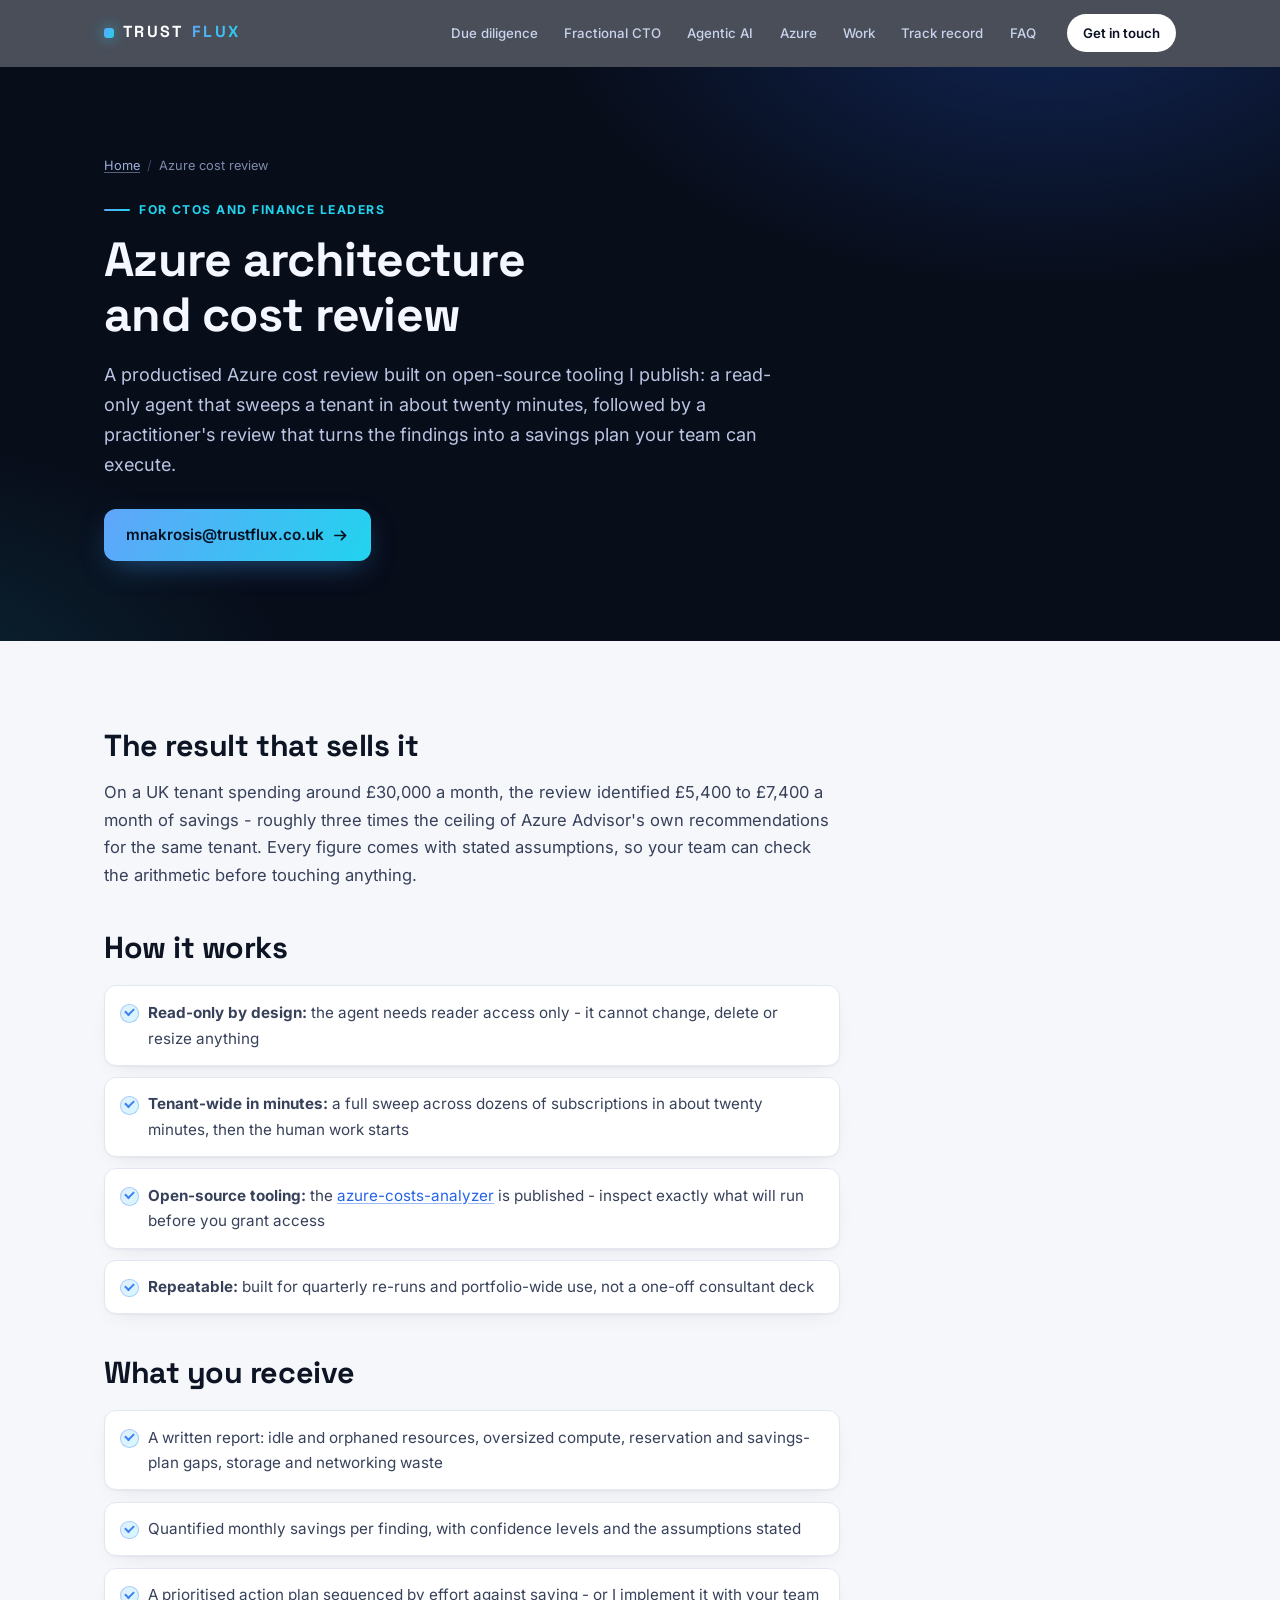
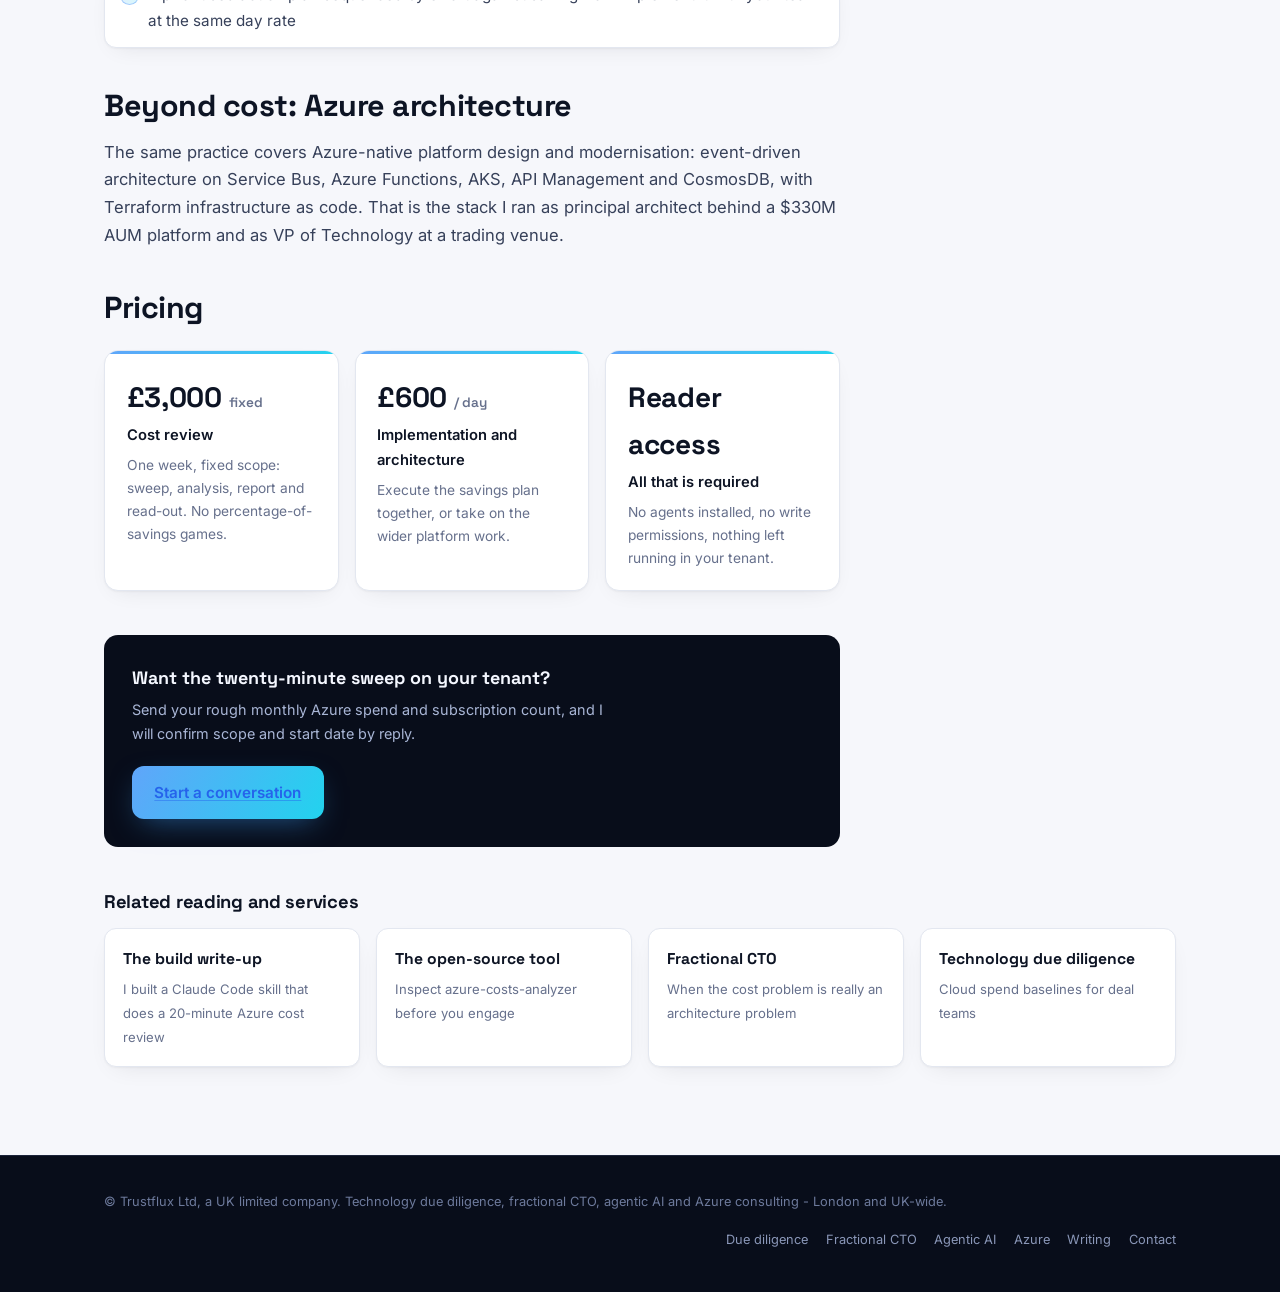
<file: azure-cost-review.html>
<!DOCTYPE html>
<html lang="en">
<head>
<meta charset="utf-8">
<meta name="viewport" content="width=device-width, initial-scale=1">
<title>Azure Cost Optimisation Review - Fixed Scope £3,000 | Trustflux</title>
<meta name="description" content="Fixed-scope Azure cost review built on open-source tooling: tenant-wide findings in a week, quantified savings with stated assumptions. Case result: £5,400-£7,400/month found on a £30k/month tenant.">
<link rel="canonical" href="https://trustflux.co.uk/azure-cost-review">
<meta name="robots" content="index, follow">
<meta name="author" content="Mindaugas Nakrošis">
<meta name="theme-color" content="#080d1a">

<meta property="og:title" content="Azure Cost Optimisation Review - Fixed Scope £3,000 | Trustflux">
<meta property="og:description" content="Fixed-scope Azure cost review built on open-source tooling: tenant-wide findings in a week, quantified savings with stated assumptions. Case result: £5,400-£7,400/month found on a £30k/month tenant.">
<meta property="og:url" content="https://trustflux.co.uk/azure-cost-review">
<meta property="og:type" content="website">
<meta property="og:site_name" content="Trustflux Ltd">
<meta property="og:locale" content="en_GB">
<meta property="og:image" content="https://trustflux.co.uk/img/og.jpg">
<meta property="og:image:width" content="1200">
<meta property="og:image:height" content="630">
<meta name="twitter:card" content="summary_large_image">
<meta name="twitter:title" content="Azure Cost Optimisation Review - Fixed Scope £3,000 | Trustflux">
<meta name="twitter:description" content="Fixed-scope Azure cost review built on open-source tooling: tenant-wide findings in a week, quantified savings with stated assumptions. Case result: £5,400-£7,400/month found on a £30k/month tenant.">
<meta name="twitter:image" content="https://trustflux.co.uk/img/og.jpg">

<link rel="icon" href="data:image/svg+xml,%3Csvg xmlns='http://www.w3.org/2000/svg' viewBox='0 0 32 32'%3E%3Crect width='32' height='32' rx='6' fill='%230f2a4a'/%3E%3Ctext x='16' y='22' font-family='Helvetica,Arial,sans-serif' font-size='17' font-weight='bold' fill='%23ffffff' text-anchor='middle'%3ET%3C/text%3E%3C/svg%3E">

<link rel="preload" href="/fonts/inter-var-latin.woff2" as="font" type="font/woff2" crossorigin>
<link rel="preload" href="/fonts/space-grotesk-var-latin.woff2" as="font" type="font/woff2" crossorigin>
<link rel="stylesheet" href="/styles.css">

<script type="application/ld+json">
{
  "@context": "https://schema.org",
  "@type": "Service",
  "name": "Azure architecture and cost review",
  "description": "Fixed-scope Azure cost review built on open-source tooling: tenant-wide findings in a week, quantified savings with stated assumptions. Case result: \u00a35,400-\u00a37,400/month found on a \u00a330k/month tenant.",
  "url": "https://trustflux.co.uk/azure-cost-review",
  "provider": {
    "@type": "ProfessionalService",
    "name": "Trustflux Ltd",
    "url": "https://trustflux.co.uk/"
  },
  "areaServed": [
    "GB",
    "EU"
  ],
  "offers": {
    "@type": "Offer",
    "priceCurrency": "GBP",
    "price": "600",
    "priceSpecification": {
      "@type": "UnitPriceSpecification",
      "price": "600",
      "priceCurrency": "GBP",
      "unitText": "DAY"
    },
    "description": "Fixed-scope cost review at \u00a33,000 (one week at \u00a3600 per day); architecture engagements at the same day rate."
  }
}
</script>
<script type="application/ld+json">
{
  "@context": "https://schema.org",
  "@type": "BreadcrumbList",
  "itemListElement": [
    {
      "@type": "ListItem",
      "position": 1,
      "name": "Home",
      "item": "https://trustflux.co.uk/"
    },
    {
      "@type": "ListItem",
      "position": 2,
      "name": "Azure cost review",
      "item": "https://trustflux.co.uk/azure-cost-review"
    }
  ]
}
</script>
</head>
<body>

<a class="skip-link" href="#main">Skip to content</a>

<header class="site-header" id="top">
  <div class="container nav-row">
    <a class="wordmark" href="/">TRUST<span>FLUX</span></a>
    <button class="nav-toggle" type="button" aria-label="Menu" aria-expanded="false" aria-controls="site-nav">
      <svg class="icon-open" width="18" height="18" viewBox="0 0 18 18" fill="none" aria-hidden="true"><path d="M2 4.5h14M2 9h14M2 13.5h14" stroke="currentColor" stroke-width="1.8" stroke-linecap="round"/></svg>
      <svg class="icon-close" width="18" height="18" viewBox="0 0 18 18" fill="none" aria-hidden="true"><path d="m3.5 3.5 11 11m0-11-11 11" stroke="currentColor" stroke-width="1.8" stroke-linecap="round"/></svg>
    </button>
    <nav class="site-nav" id="site-nav" aria-label="Sections">
      <a href="/technology-due-diligence">Due diligence</a>
      <a href="/fractional-cto-london">Fractional CTO</a>
      <a href="/agentic-ai">Agentic AI</a>
      <a href="/azure-cost-review">Azure</a>
      <a href="/#work">Work</a>
      <a href="/#track-record">Track record</a>
      <a href="/#faq">FAQ</a>
    </nav>
    <a class="nav-cta" href="mailto:mnakrosis@trustflux.co.uk">Get in touch</a>
  </div>
</header>

<main id="main">

  <div class="page-hero">
    <div class="container">
      <p class="crumbs"><a href="/">Home</a><span class="sep">/</span>Azure cost review</p>
      <p class="kicker">For CTOs and finance leaders</p>
      <h1>Azure architecture and cost review</h1>
      <p class="lede">A productised Azure cost review built on open-source tooling I publish: a read-only agent that sweeps a tenant in about twenty minutes, followed by a practitioner's review that turns the findings into a savings plan your team can execute.</p>
      <div class="cta-row">
        <a class="btn btn-primary" href="mailto:mnakrosis@trustflux.co.uk">mnakrosis@trustflux.co.uk
          <svg width="15" height="15" viewBox="0 0 16 16" fill="none" aria-hidden="true"><path d="M2 8h11M9 3.5 13.5 8 9 12.5" stroke="currentColor" stroke-width="1.8" stroke-linecap="round" stroke-linejoin="round"/></svg>
        </a>
      </div>
    </div>
  </div>

  <section class="service">
    <div class="container">
      <div class="prose">
<h2>The result that sells it</h2>
<p>On a UK tenant spending around £30,000 a month, the review identified £5,400 to £7,400 a month of savings - roughly three times the ceiling of Azure Advisor's own recommendations for the same tenant. Every figure comes with stated assumptions, so your team can check the arithmetic before touching anything.</p>
<h2>How it works</h2>
<ul class="checklist">
  <li><strong>Read-only by design:</strong> the agent needs reader access only - it cannot change, delete or resize anything</li>
  <li><strong>Tenant-wide in minutes:</strong> a full sweep across dozens of subscriptions in about twenty minutes, then the human work starts</li>
  <li><strong>Open-source tooling:</strong> the <a href="https://github.com/mindaugasnakrosis" rel="noopener">azure-costs-analyzer</a> is published - inspect exactly what will run before you grant access</li>
  <li><strong>Repeatable:</strong> built for quarterly re-runs and portfolio-wide use, not a one-off consultant deck</li>
</ul>
<h2>What you receive</h2>
<ul class="checklist">
  <li>A written report: idle and orphaned resources, oversized compute, reservation and savings-plan gaps, storage and networking waste</li>
  <li>Quantified monthly savings per finding, with confidence levels and the assumptions stated</li>
  <li>A prioritised action plan sequenced by effort against saving - or I implement it with your team at the same day rate</li>
</ul>
<h2>Beyond cost: Azure architecture</h2>
<p>The same practice covers Azure-native platform design and modernisation: event-driven architecture on Service Bus, Azure Functions, AKS, API Management and CosmosDB, with Terraform infrastructure as code. That is the stack I ran as principal architect behind a $330M AUM platform and as VP of Technology at a trading venue.</p>
<h2>Pricing</h2>
<div class="price-panel">
  <div class="price-card"><span class="amount">£3,000 <small>fixed</small></span><span class="label">Cost review</span><p>One week, fixed scope: sweep, analysis, report and read-out. No percentage-of-savings games.</p></div>
  <div class="price-card"><span class="amount">£600 <small>/ day</small></span><span class="label">Implementation and architecture</span><p>Execute the savings plan together, or take on the wider platform work.</p></div>
  <div class="price-card"><span class="amount">Reader access</span><span class="label">All that is required</span><p>No agents installed, no write permissions, nothing left running in your tenant.</p></div>
</div>
<div class="cta-band">
  <div><strong>Want the twenty-minute sweep on your tenant?</strong><p>Send your rough monthly Azure spend and subscription count, and I will confirm scope and start date by reply.</p></div>
  <a class="btn btn-primary" href="mailto:mnakrosis@trustflux.co.uk">Start a conversation</a>
</div>
      </div>
      <div class="related">
        <h2>Related reading and services</h2>
        <div class="related-grid">
        <a class="related-card" href="https://nakrosis.com/writing/azure-cost-review" rel="noopener"><strong>The build write-up</strong><span>I built a Claude Code skill that does a 20-minute Azure cost review</span></a>
        <a class="related-card" href="https://github.com/mindaugasnakrosis" rel="noopener"><strong>The open-source tool</strong><span>Inspect azure-costs-analyzer before you engage</span></a>
        <a class="related-card" href="/fractional-cto-london"><strong>Fractional CTO</strong><span>When the cost problem is really an architecture problem</span></a>
        <a class="related-card" href="/technology-due-diligence"><strong>Technology due diligence</strong><span>Cloud spend baselines for deal teams</span></a>
        </div>
      </div>
    </div>
  </section>

</main>

<footer class="site-footer">
  <div class="container footer-row">
    <p>© Trustflux Ltd, a UK limited company. Technology due diligence, fractional CTO, agentic AI and Azure consulting - London and UK-wide.</p>
    <nav class="footer-nav" aria-label="Footer">
      <a href="/technology-due-diligence">Due diligence</a>
      <a href="/fractional-cto-london">Fractional CTO</a>
      <a href="/agentic-ai">Agentic AI</a>
      <a href="/azure-cost-review">Azure</a>
      <a href="https://nakrosis.com/writing" rel="noopener">Writing</a>
      <a href="/#contact">Contact</a>
    </nav>
  </div>
</footer>

<script src="/site.js" defer></script>

</body>
</html>
</file>
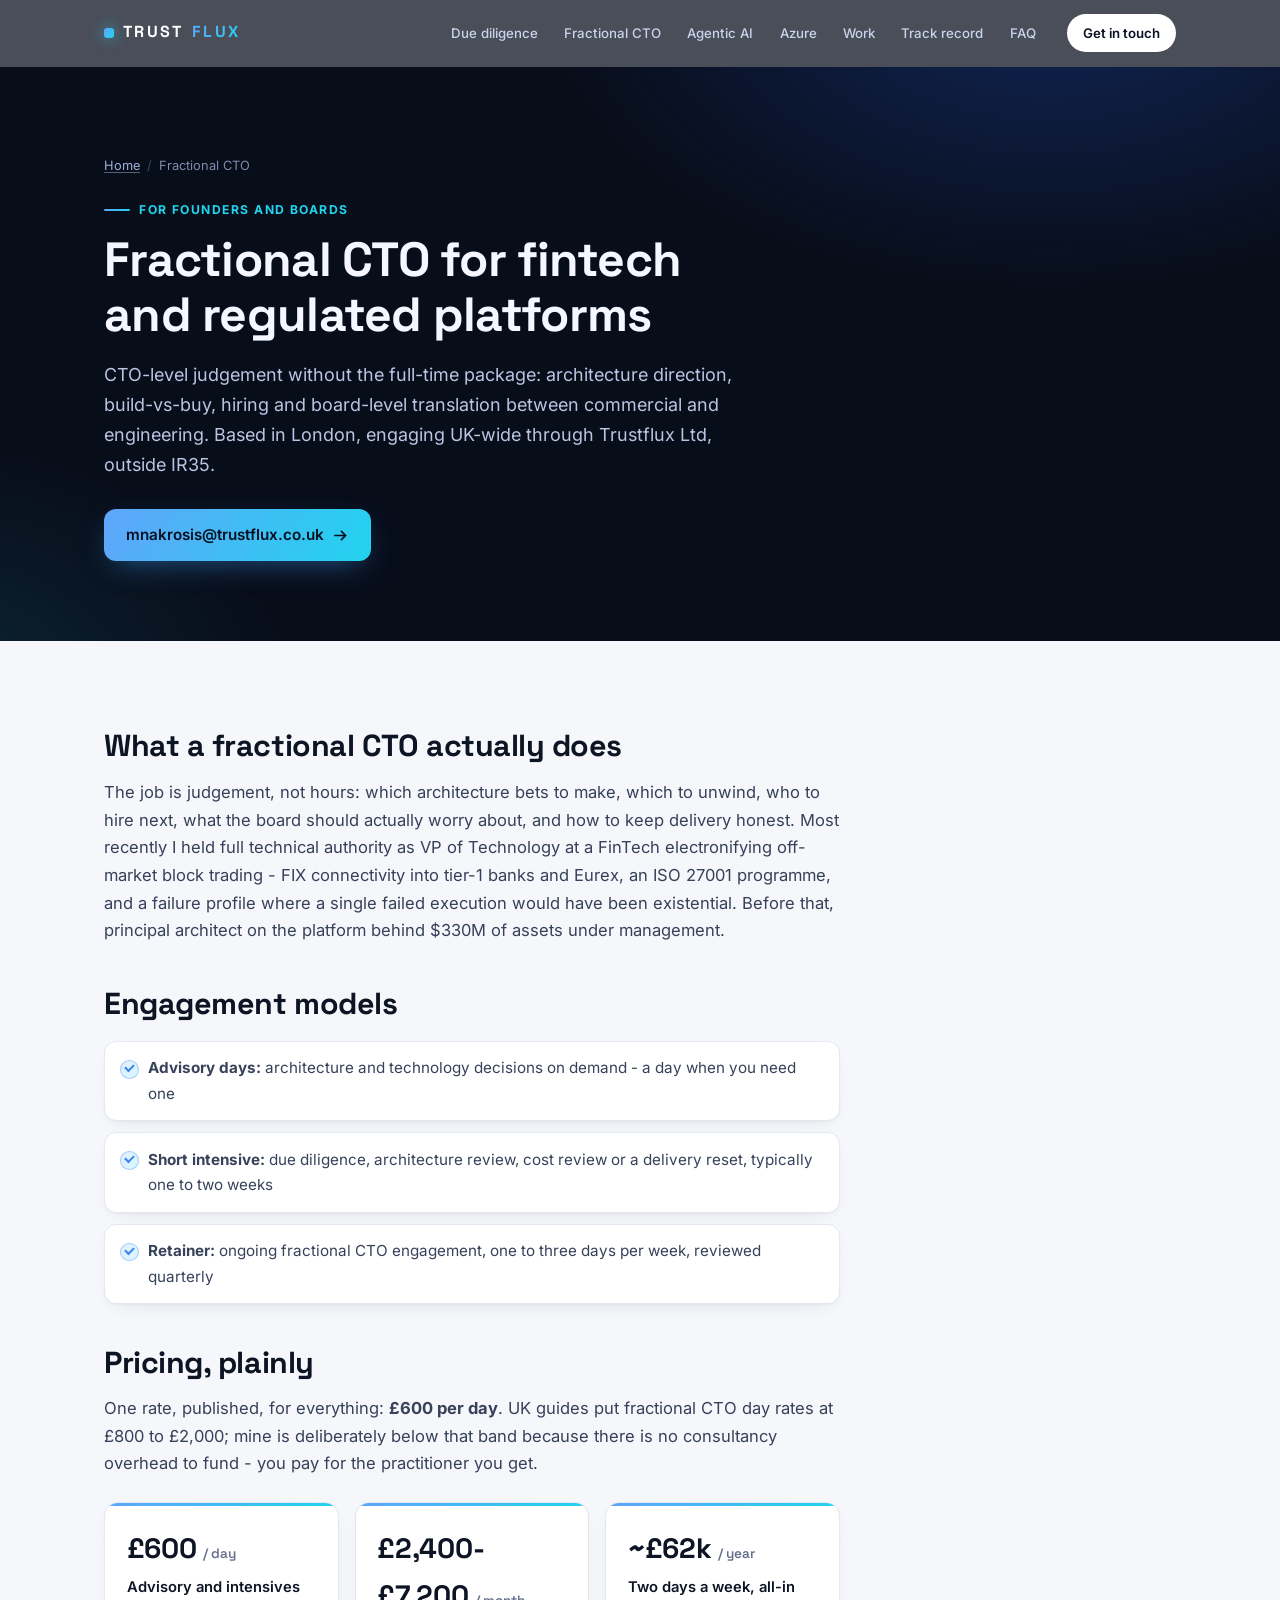
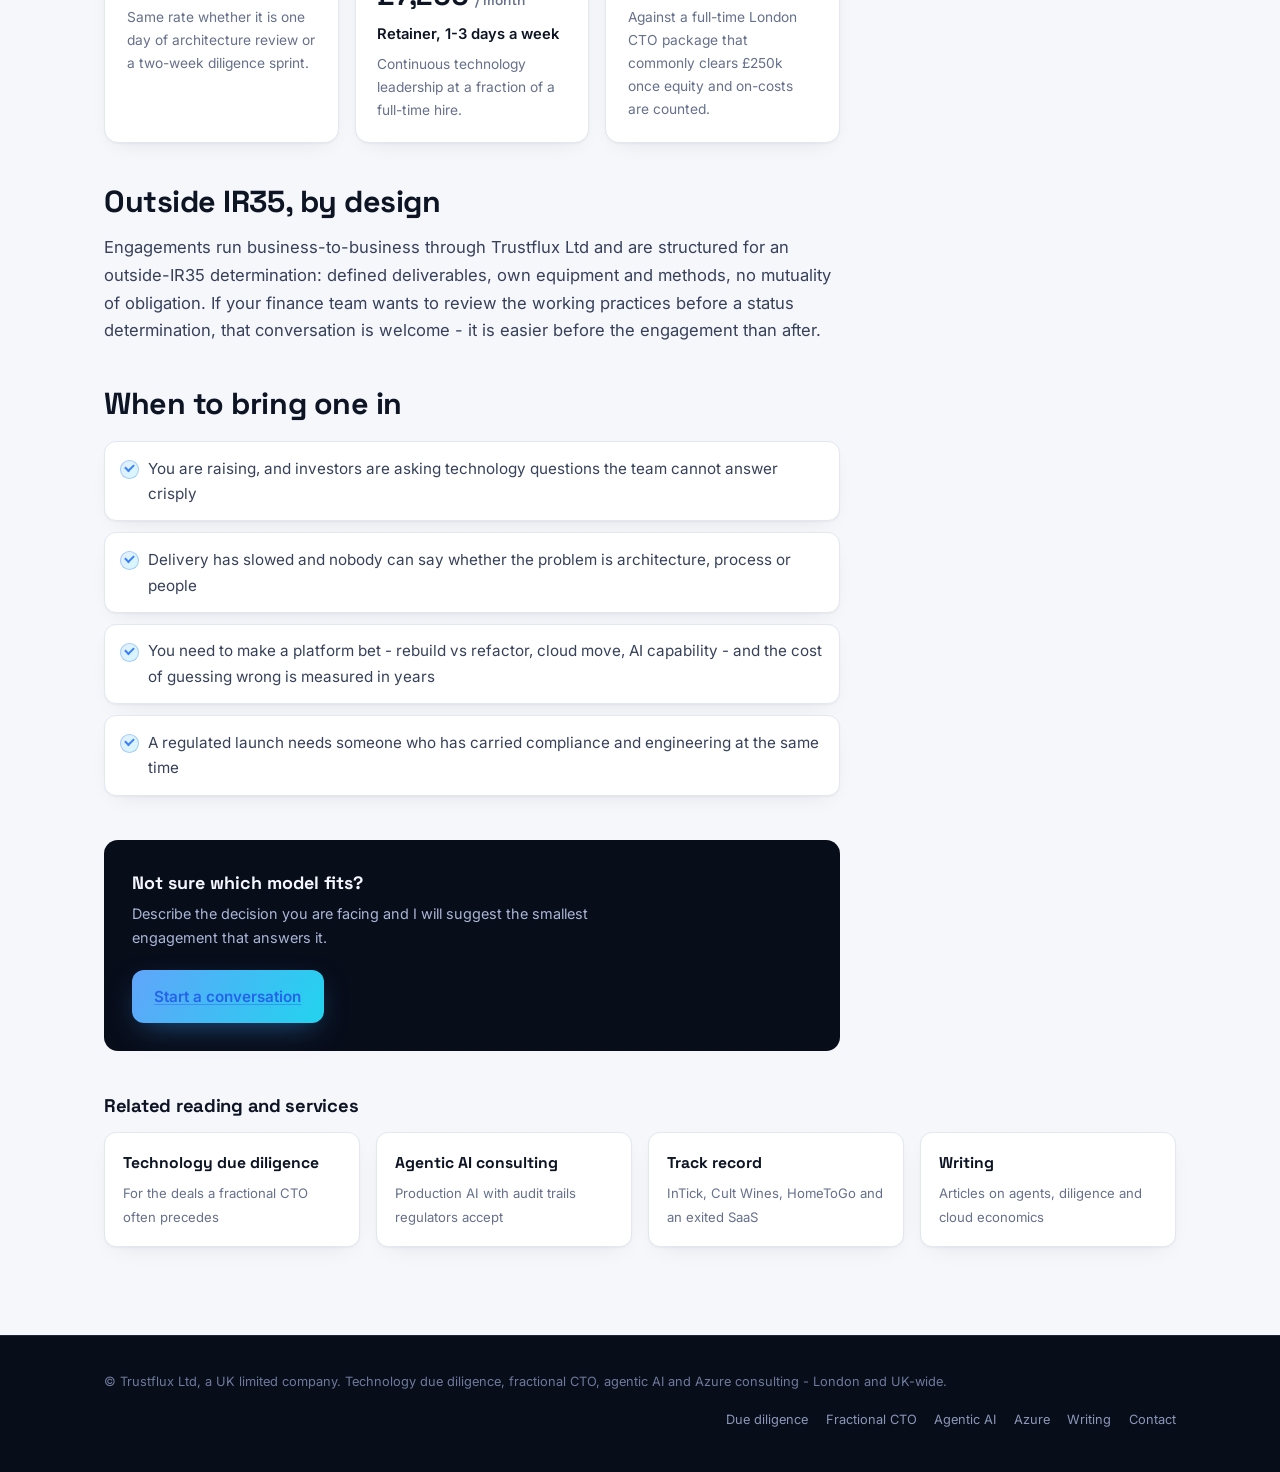
<file: fractional-cto-london.html>
<!DOCTYPE html>
<html lang="en">
<head>
<meta charset="utf-8">
<meta name="viewport" content="width=device-width, initial-scale=1">
<title>Fractional CTO London - £600/day, Outside IR35 | Trustflux</title>
<meta name="description" content="Fractional and interim CTO for fintech and regulated platforms. Former VP of Technology at a derivatives trading venue. £600 per day, outside IR35, London and UK-wide.">
<link rel="canonical" href="https://trustflux.co.uk/fractional-cto-london">
<meta name="robots" content="index, follow">
<meta name="author" content="Mindaugas Nakrošis">
<meta name="theme-color" content="#080d1a">

<meta property="og:title" content="Fractional CTO London - £600/day, Outside IR35 | Trustflux">
<meta property="og:description" content="Fractional and interim CTO for fintech and regulated platforms. Former VP of Technology at a derivatives trading venue. £600 per day, outside IR35, London and UK-wide.">
<meta property="og:url" content="https://trustflux.co.uk/fractional-cto-london">
<meta property="og:type" content="website">
<meta property="og:site_name" content="Trustflux Ltd">
<meta property="og:locale" content="en_GB">
<meta property="og:image" content="https://trustflux.co.uk/img/og.jpg">
<meta property="og:image:width" content="1200">
<meta property="og:image:height" content="630">
<meta name="twitter:card" content="summary_large_image">
<meta name="twitter:title" content="Fractional CTO London - £600/day, Outside IR35 | Trustflux">
<meta name="twitter:description" content="Fractional and interim CTO for fintech and regulated platforms. Former VP of Technology at a derivatives trading venue. £600 per day, outside IR35, London and UK-wide.">
<meta name="twitter:image" content="https://trustflux.co.uk/img/og.jpg">

<link rel="icon" href="data:image/svg+xml,%3Csvg xmlns='http://www.w3.org/2000/svg' viewBox='0 0 32 32'%3E%3Crect width='32' height='32' rx='6' fill='%230f2a4a'/%3E%3Ctext x='16' y='22' font-family='Helvetica,Arial,sans-serif' font-size='17' font-weight='bold' fill='%23ffffff' text-anchor='middle'%3ET%3C/text%3E%3C/svg%3E">

<link rel="preload" href="/fonts/inter-var-latin.woff2" as="font" type="font/woff2" crossorigin>
<link rel="preload" href="/fonts/space-grotesk-var-latin.woff2" as="font" type="font/woff2" crossorigin>
<link rel="stylesheet" href="/styles.css">

<script type="application/ld+json">
{
  "@context": "https://schema.org",
  "@type": "Service",
  "name": "Fractional CTO",
  "description": "Fractional and interim CTO for fintech and regulated platforms. Former VP of Technology at a derivatives trading venue. \u00a3600 per day, outside IR35, London and UK-wide.",
  "url": "https://trustflux.co.uk/fractional-cto-london",
  "provider": {
    "@type": "ProfessionalService",
    "name": "Trustflux Ltd",
    "url": "https://trustflux.co.uk/"
  },
  "areaServed": [
    "GB",
    "EU"
  ],
  "offers": {
    "@type": "Offer",
    "priceCurrency": "GBP",
    "price": "600",
    "priceSpecification": {
      "@type": "UnitPriceSpecification",
      "price": "600",
      "priceCurrency": "GBP",
      "unitText": "DAY"
    },
    "description": "\u00a3600 per day; retainers typically run one to three days per week."
  }
}
</script>
<script type="application/ld+json">
{
  "@context": "https://schema.org",
  "@type": "BreadcrumbList",
  "itemListElement": [
    {
      "@type": "ListItem",
      "position": 1,
      "name": "Home",
      "item": "https://trustflux.co.uk/"
    },
    {
      "@type": "ListItem",
      "position": 2,
      "name": "Fractional CTO",
      "item": "https://trustflux.co.uk/fractional-cto-london"
    }
  ]
}
</script>
</head>
<body>

<a class="skip-link" href="#main">Skip to content</a>

<header class="site-header" id="top">
  <div class="container nav-row">
    <a class="wordmark" href="/">TRUST<span>FLUX</span></a>
    <button class="nav-toggle" type="button" aria-label="Menu" aria-expanded="false" aria-controls="site-nav">
      <svg class="icon-open" width="18" height="18" viewBox="0 0 18 18" fill="none" aria-hidden="true"><path d="M2 4.5h14M2 9h14M2 13.5h14" stroke="currentColor" stroke-width="1.8" stroke-linecap="round"/></svg>
      <svg class="icon-close" width="18" height="18" viewBox="0 0 18 18" fill="none" aria-hidden="true"><path d="m3.5 3.5 11 11m0-11-11 11" stroke="currentColor" stroke-width="1.8" stroke-linecap="round"/></svg>
    </button>
    <nav class="site-nav" id="site-nav" aria-label="Sections">
      <a href="/technology-due-diligence">Due diligence</a>
      <a href="/fractional-cto-london">Fractional CTO</a>
      <a href="/agentic-ai">Agentic AI</a>
      <a href="/azure-cost-review">Azure</a>
      <a href="/#work">Work</a>
      <a href="/#track-record">Track record</a>
      <a href="/#faq">FAQ</a>
    </nav>
    <a class="nav-cta" href="mailto:mnakrosis@trustflux.co.uk">Get in touch</a>
  </div>
</header>

<main id="main">

  <div class="page-hero">
    <div class="container">
      <p class="crumbs"><a href="/">Home</a><span class="sep">/</span>Fractional CTO</p>
      <p class="kicker">For founders and boards</p>
      <h1>Fractional CTO for fintech and regulated platforms</h1>
      <p class="lede">CTO-level judgement without the full-time package: architecture direction, build-vs-buy, hiring and board-level translation between commercial and engineering. Based in London, engaging UK-wide through Trustflux Ltd, outside IR35.</p>
      <div class="cta-row">
        <a class="btn btn-primary" href="mailto:mnakrosis@trustflux.co.uk">mnakrosis@trustflux.co.uk
          <svg width="15" height="15" viewBox="0 0 16 16" fill="none" aria-hidden="true"><path d="M2 8h11M9 3.5 13.5 8 9 12.5" stroke="currentColor" stroke-width="1.8" stroke-linecap="round" stroke-linejoin="round"/></svg>
        </a>
      </div>
    </div>
  </div>

  <section class="service">
    <div class="container">
      <div class="prose">
<h2>What a fractional CTO actually does</h2>
<p>The job is judgement, not hours: which architecture bets to make, which to unwind, who to hire next, what the board should actually worry about, and how to keep delivery honest. Most recently I held full technical authority as VP of Technology at a FinTech electronifying off-market block trading - FIX connectivity into tier-1 banks and Eurex, an ISO 27001 programme, and a failure profile where a single failed execution would have been existential. Before that, principal architect on the platform behind $330M of assets under management.</p>
<h2>Engagement models</h2>
<ul class="checklist">
  <li><strong>Advisory days:</strong> architecture and technology decisions on demand - a day when you need one</li>
  <li><strong>Short intensive:</strong> due diligence, architecture review, cost review or a delivery reset, typically one to two weeks</li>
  <li><strong>Retainer:</strong> ongoing fractional CTO engagement, one to three days per week, reviewed quarterly</li>
</ul>
<h2>Pricing, plainly</h2>
<p>One rate, published, for everything: <strong>£600 per day</strong>. UK guides put fractional CTO day rates at £800 to £2,000; mine is deliberately below that band because there is no consultancy overhead to fund - you pay for the practitioner you get.</p>
<div class="price-panel">
  <div class="price-card"><span class="amount">£600 <small>/ day</small></span><span class="label">Advisory and intensives</span><p>Same rate whether it is one day of architecture review or a two-week diligence sprint.</p></div>
  <div class="price-card"><span class="amount">£2,400-£7,200 <small>/ month</small></span><span class="label">Retainer, 1-3 days a week</span><p>Continuous technology leadership at a fraction of a full-time hire.</p></div>
  <div class="price-card"><span class="amount">~£62k <small>/ year</small></span><span class="label">Two days a week, all-in</span><p>Against a full-time London CTO package that commonly clears £250k once equity and on-costs are counted.</p></div>
</div>
<h2>Outside IR35, by design</h2>
<p>Engagements run business-to-business through Trustflux Ltd and are structured for an outside-IR35 determination: defined deliverables, own equipment and methods, no mutuality of obligation. If your finance team wants to review the working practices before a status determination, that conversation is welcome - it is easier before the engagement than after.</p>
<h2>When to bring one in</h2>
<ul class="checklist">
  <li>You are raising, and investors are asking technology questions the team cannot answer crisply</li>
  <li>Delivery has slowed and nobody can say whether the problem is architecture, process or people</li>
  <li>You need to make a platform bet - rebuild vs refactor, cloud move, AI capability - and the cost of guessing wrong is measured in years</li>
  <li>A regulated launch needs someone who has carried compliance and engineering at the same time</li>
</ul>
<div class="cta-band">
  <div><strong>Not sure which model fits?</strong><p>Describe the decision you are facing and I will suggest the smallest engagement that answers it.</p></div>
  <a class="btn btn-primary" href="mailto:mnakrosis@trustflux.co.uk">Start a conversation</a>
</div>
      </div>
      <div class="related">
        <h2>Related reading and services</h2>
        <div class="related-grid">
        <a class="related-card" href="/technology-due-diligence"><strong>Technology due diligence</strong><span>For the deals a fractional CTO often precedes</span></a>
        <a class="related-card" href="/agentic-ai"><strong>Agentic AI consulting</strong><span>Production AI with audit trails regulators accept</span></a>
        <a class="related-card" href="/#track-record"><strong>Track record</strong><span>InTick, Cult Wines, HomeToGo and an exited SaaS</span></a>
        <a class="related-card" href="https://nakrosis.com/writing" rel="noopener"><strong>Writing</strong><span>Articles on agents, diligence and cloud economics</span></a>
        </div>
      </div>
    </div>
  </section>

</main>

<footer class="site-footer">
  <div class="container footer-row">
    <p>© Trustflux Ltd, a UK limited company. Technology due diligence, fractional CTO, agentic AI and Azure consulting - London and UK-wide.</p>
    <nav class="footer-nav" aria-label="Footer">
      <a href="/technology-due-diligence">Due diligence</a>
      <a href="/fractional-cto-london">Fractional CTO</a>
      <a href="/agentic-ai">Agentic AI</a>
      <a href="/azure-cost-review">Azure</a>
      <a href="https://nakrosis.com/writing" rel="noopener">Writing</a>
      <a href="/#contact">Contact</a>
    </nav>
  </div>
</footer>

<script src="/site.js" defer></script>

</body>
</html>
</file>
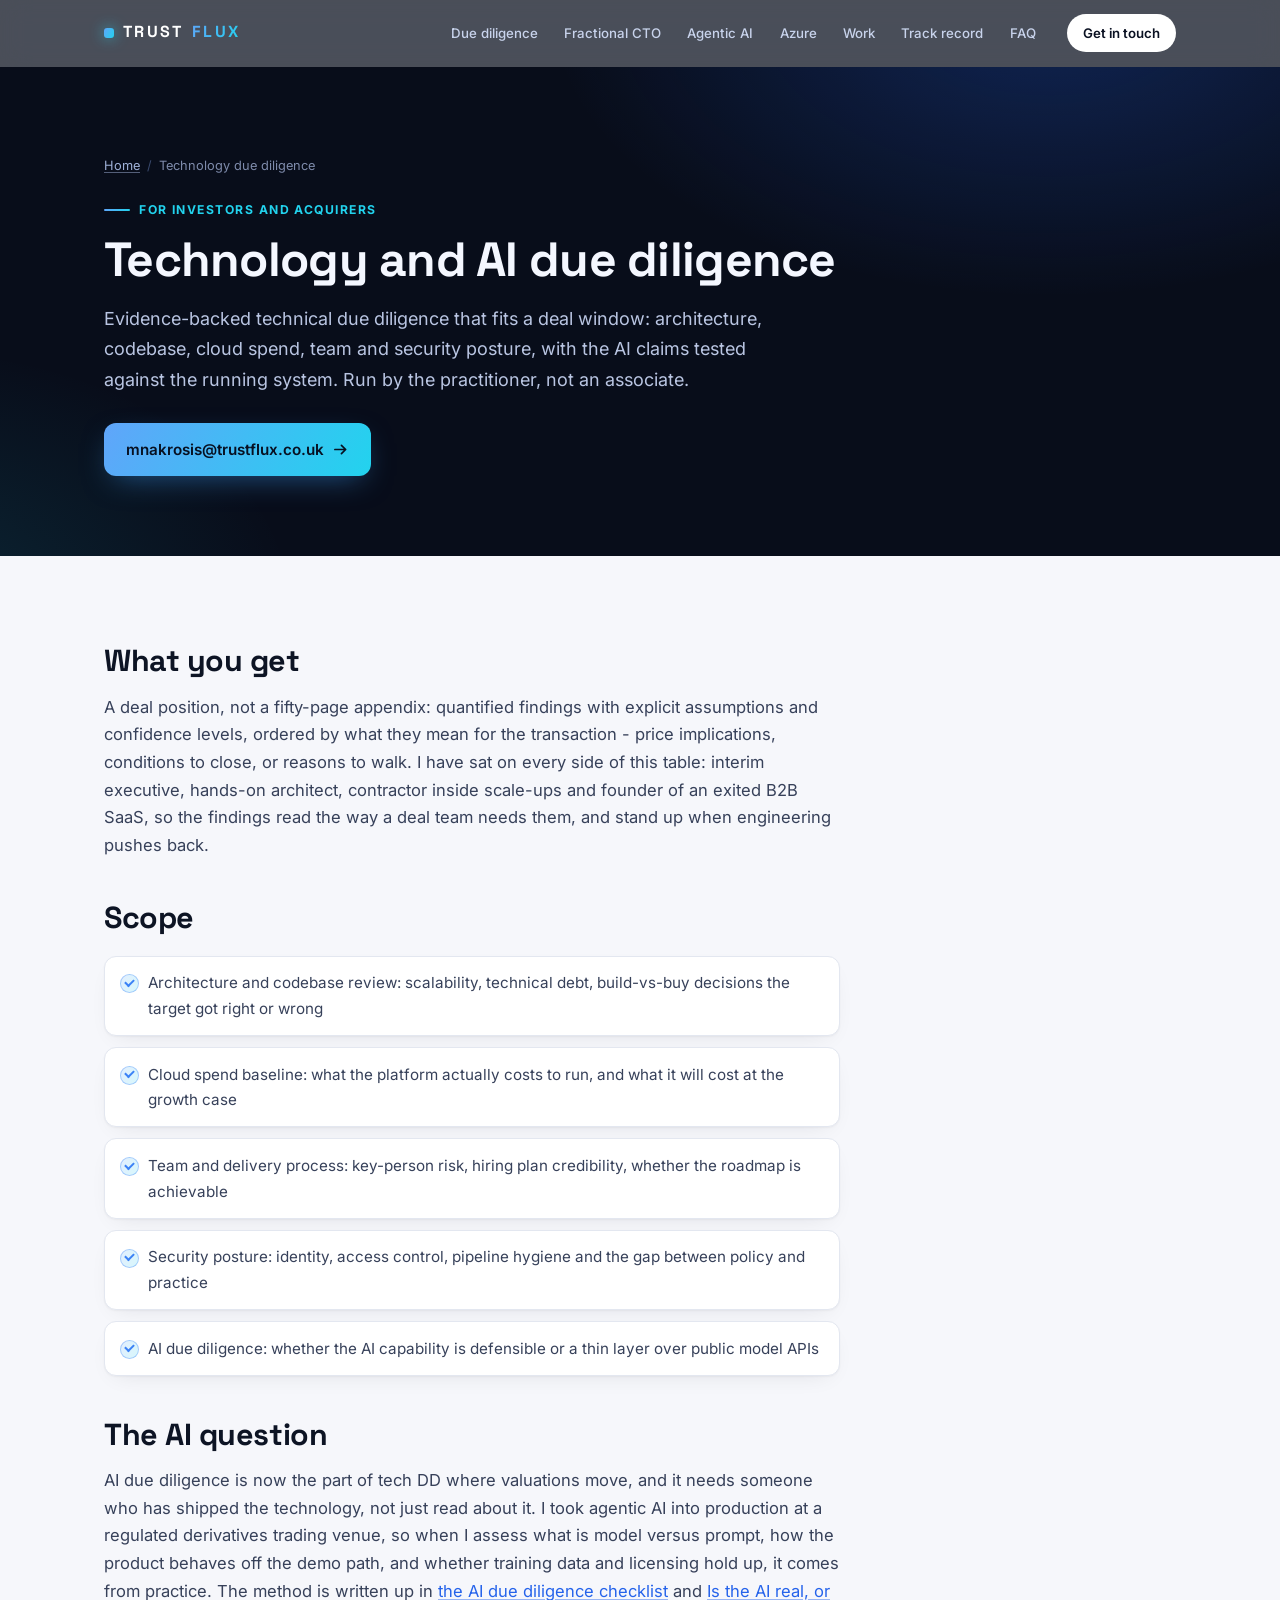
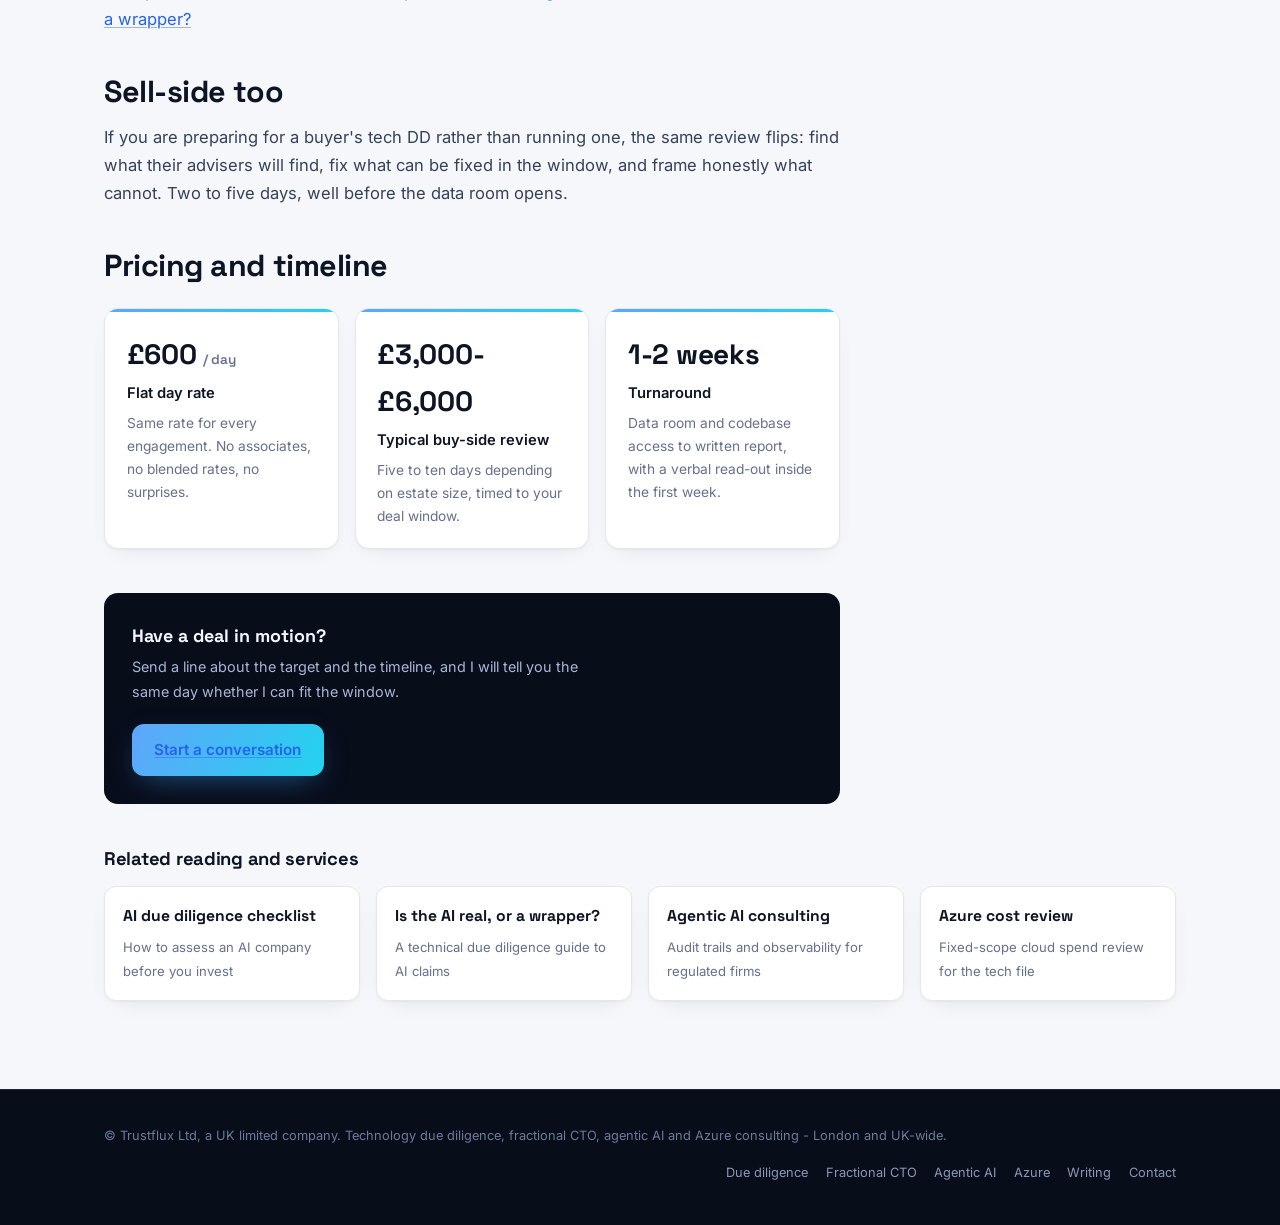
<file: technology-due-diligence.html>
<!DOCTYPE html>
<html lang="en">
<head>
<meta charset="utf-8">
<meta name="viewport" content="width=device-width, initial-scale=1">
<title>Technology Due Diligence for Investors &amp; PE | Trustflux, London</title>
<meta name="description" content="Buy-side and sell-side technology and AI due diligence for private equity, venture and corporate deal teams. Evidence-backed findings in one to two weeks, £600 per day. London, UK-wide.">
<link rel="canonical" href="https://trustflux.co.uk/technology-due-diligence">
<meta name="robots" content="index, follow">
<meta name="author" content="Mindaugas Nakrošis">
<meta name="theme-color" content="#080d1a">

<meta property="og:title" content="Technology Due Diligence for Investors &amp; PE | Trustflux, London">
<meta property="og:description" content="Buy-side and sell-side technology and AI due diligence for private equity, venture and corporate deal teams. Evidence-backed findings in one to two weeks, £600 per day. London, UK-wide.">
<meta property="og:url" content="https://trustflux.co.uk/technology-due-diligence">
<meta property="og:type" content="website">
<meta property="og:site_name" content="Trustflux Ltd">
<meta property="og:locale" content="en_GB">
<meta property="og:image" content="https://trustflux.co.uk/img/og.jpg">
<meta property="og:image:width" content="1200">
<meta property="og:image:height" content="630">
<meta name="twitter:card" content="summary_large_image">
<meta name="twitter:title" content="Technology Due Diligence for Investors &amp; PE | Trustflux, London">
<meta name="twitter:description" content="Buy-side and sell-side technology and AI due diligence for private equity, venture and corporate deal teams. Evidence-backed findings in one to two weeks, £600 per day. London, UK-wide.">
<meta name="twitter:image" content="https://trustflux.co.uk/img/og.jpg">

<link rel="icon" href="data:image/svg+xml,%3Csvg xmlns='http://www.w3.org/2000/svg' viewBox='0 0 32 32'%3E%3Crect width='32' height='32' rx='6' fill='%230f2a4a'/%3E%3Ctext x='16' y='22' font-family='Helvetica,Arial,sans-serif' font-size='17' font-weight='bold' fill='%23ffffff' text-anchor='middle'%3ET%3C/text%3E%3C/svg%3E">

<link rel="preload" href="/fonts/inter-var-latin.woff2" as="font" type="font/woff2" crossorigin>
<link rel="preload" href="/fonts/space-grotesk-var-latin.woff2" as="font" type="font/woff2" crossorigin>
<link rel="stylesheet" href="/styles.css">

<script type="application/ld+json">
{
  "@context": "https://schema.org",
  "@type": "Service",
  "name": "Technology and AI due diligence",
  "description": "Buy-side and sell-side technology and AI due diligence for private equity, venture and corporate deal teams. Evidence-backed findings in one to two weeks, \u00a3600 per day. London, UK-wide.",
  "url": "https://trustflux.co.uk/technology-due-diligence",
  "provider": {
    "@type": "ProfessionalService",
    "name": "Trustflux Ltd",
    "url": "https://trustflux.co.uk/"
  },
  "areaServed": [
    "GB",
    "EU"
  ],
  "offers": {
    "@type": "Offer",
    "priceCurrency": "GBP",
    "price": "600",
    "priceSpecification": {
      "@type": "UnitPriceSpecification",
      "price": "600",
      "priceCurrency": "GBP",
      "unitText": "DAY"
    },
    "description": "Day-rate engagement at \u00a3600 per day; a typical buy-side review runs five to ten days."
  }
}
</script>
<script type="application/ld+json">
{
  "@context": "https://schema.org",
  "@type": "BreadcrumbList",
  "itemListElement": [
    {
      "@type": "ListItem",
      "position": 1,
      "name": "Home",
      "item": "https://trustflux.co.uk/"
    },
    {
      "@type": "ListItem",
      "position": 2,
      "name": "Technology due diligence",
      "item": "https://trustflux.co.uk/technology-due-diligence"
    }
  ]
}
</script>
</head>
<body>

<a class="skip-link" href="#main">Skip to content</a>

<header class="site-header" id="top">
  <div class="container nav-row">
    <a class="wordmark" href="/">TRUST<span>FLUX</span></a>
    <button class="nav-toggle" type="button" aria-label="Menu" aria-expanded="false" aria-controls="site-nav">
      <svg class="icon-open" width="18" height="18" viewBox="0 0 18 18" fill="none" aria-hidden="true"><path d="M2 4.5h14M2 9h14M2 13.5h14" stroke="currentColor" stroke-width="1.8" stroke-linecap="round"/></svg>
      <svg class="icon-close" width="18" height="18" viewBox="0 0 18 18" fill="none" aria-hidden="true"><path d="m3.5 3.5 11 11m0-11-11 11" stroke="currentColor" stroke-width="1.8" stroke-linecap="round"/></svg>
    </button>
    <nav class="site-nav" id="site-nav" aria-label="Sections">
      <a href="/technology-due-diligence">Due diligence</a>
      <a href="/fractional-cto-london">Fractional CTO</a>
      <a href="/agentic-ai">Agentic AI</a>
      <a href="/azure-cost-review">Azure</a>
      <a href="/#work">Work</a>
      <a href="/#track-record">Track record</a>
      <a href="/#faq">FAQ</a>
    </nav>
    <a class="nav-cta" href="mailto:mnakrosis@trustflux.co.uk">Get in touch</a>
  </div>
</header>

<main id="main">

  <div class="page-hero">
    <div class="container">
      <p class="crumbs"><a href="/">Home</a><span class="sep">/</span>Technology due diligence</p>
      <p class="kicker">For investors and acquirers</p>
      <h1>Technology and AI due diligence</h1>
      <p class="lede">Evidence-backed technical due diligence that fits a deal window: architecture, codebase, cloud spend, team and security posture, with the AI claims tested against the running system. Run by the practitioner, not an associate.</p>
      <div class="cta-row">
        <a class="btn btn-primary" href="mailto:mnakrosis@trustflux.co.uk">mnakrosis@trustflux.co.uk
          <svg width="15" height="15" viewBox="0 0 16 16" fill="none" aria-hidden="true"><path d="M2 8h11M9 3.5 13.5 8 9 12.5" stroke="currentColor" stroke-width="1.8" stroke-linecap="round" stroke-linejoin="round"/></svg>
        </a>
      </div>
    </div>
  </div>

  <section class="service">
    <div class="container">
      <div class="prose">
<h2>What you get</h2>
<p>A deal position, not a fifty-page appendix: quantified findings with explicit assumptions and confidence levels, ordered by what they mean for the transaction - price implications, conditions to close, or reasons to walk. I have sat on every side of this table: interim executive, hands-on architect, contractor inside scale-ups and founder of an exited B2B SaaS, so the findings read the way a deal team needs them, and stand up when engineering pushes back.</p>
<h2>Scope</h2>
<ul class="checklist">
  <li>Architecture and codebase review: scalability, technical debt, build-vs-buy decisions the target got right or wrong</li>
  <li>Cloud spend baseline: what the platform actually costs to run, and what it will cost at the growth case</li>
  <li>Team and delivery process: key-person risk, hiring plan credibility, whether the roadmap is achievable</li>
  <li>Security posture: identity, access control, pipeline hygiene and the gap between policy and practice</li>
  <li>AI due diligence: whether the AI capability is defensible or a thin layer over public model APIs</li>
</ul>
<h2>The AI question</h2>
<p>AI due diligence is now the part of tech DD where valuations move, and it needs someone who has shipped the technology, not just read about it. I took agentic AI into production at a regulated derivatives trading venue, so when I assess what is model versus prompt, how the product behaves off the demo path, and whether training data and licensing hold up, it comes from practice. The method is written up in <a href="https://nakrosis.com/writing/ai-due-diligence-checklist" rel="noopener">the AI due diligence checklist</a> and <a href="https://nakrosis.com/writing/is-the-ai-real" rel="noopener">Is the AI real, or a wrapper?</a></p>
<h2>Sell-side too</h2>
<p>If you are preparing for a buyer's tech DD rather than running one, the same review flips: find what their advisers will find, fix what can be fixed in the window, and frame honestly what cannot. Two to five days, well before the data room opens.</p>
<h2>Pricing and timeline</h2>
<div class="price-panel">
  <div class="price-card"><span class="amount">£600 <small>/ day</small></span><span class="label">Flat day rate</span><p>Same rate for every engagement. No associates, no blended rates, no surprises.</p></div>
  <div class="price-card"><span class="amount">£3,000-£6,000</span><span class="label">Typical buy-side review</span><p>Five to ten days depending on estate size, timed to your deal window.</p></div>
  <div class="price-card"><span class="amount">1-2 weeks</span><span class="label">Turnaround</span><p>Data room and codebase access to written report, with a verbal read-out inside the first week.</p></div>
</div>
<div class="cta-band">
  <div><strong>Have a deal in motion?</strong><p>Send a line about the target and the timeline, and I will tell you the same day whether I can fit the window.</p></div>
  <a class="btn btn-primary" href="mailto:mnakrosis@trustflux.co.uk">Start a conversation</a>
</div>
      </div>
      <div class="related">
        <h2>Related reading and services</h2>
        <div class="related-grid">
        <a class="related-card" href="https://nakrosis.com/writing/ai-due-diligence-checklist" rel="noopener"><strong>AI due diligence checklist</strong><span>How to assess an AI company before you invest</span></a>
        <a class="related-card" href="https://nakrosis.com/writing/is-the-ai-real" rel="noopener"><strong>Is the AI real, or a wrapper?</strong><span>A technical due diligence guide to AI claims</span></a>
        <a class="related-card" href="/agentic-ai"><strong>Agentic AI consulting</strong><span>Audit trails and observability for regulated firms</span></a>
        <a class="related-card" href="/azure-cost-review"><strong>Azure cost review</strong><span>Fixed-scope cloud spend review for the tech file</span></a>
        </div>
      </div>
    </div>
  </section>

</main>

<footer class="site-footer">
  <div class="container footer-row">
    <p>© Trustflux Ltd, a UK limited company. Technology due diligence, fractional CTO, agentic AI and Azure consulting - London and UK-wide.</p>
    <nav class="footer-nav" aria-label="Footer">
      <a href="/technology-due-diligence">Due diligence</a>
      <a href="/fractional-cto-london">Fractional CTO</a>
      <a href="/agentic-ai">Agentic AI</a>
      <a href="/azure-cost-review">Azure</a>
      <a href="https://nakrosis.com/writing" rel="noopener">Writing</a>
      <a href="/#contact">Contact</a>
    </nav>
  </div>
</footer>

<script src="/site.js" defer></script>

</body>
</html>
</file>
<file: styles.css>
/* ---------- fonts (self-hosted, subset to latin - see fonts/README.md) ---------- */
@font-face {
  font-family: "Inter";
  font-style: normal;
  font-weight: 400 700;
  font-display: swap;
  src: url("/fonts/inter-var-latin.woff2") format("woff2");
  unicode-range:
    U+0000-00FF, U+0131, U+0152-0153, U+0160-0161, U+0178, U+017D-017E, U+0192,
    U+02C6, U+02DA, U+02DC, U+2013-2014, U+2018-201A, U+201C-201E, U+2020-2022,
    U+2026, U+2030, U+2039-203A, U+2044, U+20AC, U+2122, U+2190-2193, U+2212,
    U+FEFF, U+FFFD;
}
@font-face {
  font-family: "Space Grotesk";
  font-style: normal;
  font-weight: 500 700;
  font-display: swap;
  src: url("/fonts/space-grotesk-var-latin.woff2") format("woff2");
  unicode-range:
    U+0000-00FF, U+0131, U+0152-0153, U+0160-0161, U+0178, U+017D-017E, U+0192,
    U+02C6, U+02DA, U+02DC, U+2013-2014, U+2018-201A, U+201C-201E, U+2020-2022,
    U+2026, U+2030, U+2039-203A, U+2044, U+20AC, U+2122, U+2190-2193, U+2212,
    U+FEFF, U+FFFD;
}

:root {
  --ink: #0d1424;
  --text: #37415a;
  --muted: #66708c;
  --paper: #f6f7fb;
  --card: #ffffff;
  --border: #e3e7f0;
  --navy: #0f2a4a;
  --dark0: #080d1a;
  --dark1: #0c1426;
  --dark-border: rgba(148, 178, 255, 0.14);
  --dark-text: #aab6d4;
  --blue: #3b82f6;
  --cyan: #22d3ee;
  --grad: linear-gradient(120deg, #60a5fa 0%, #22d3ee 100%);
  --sans: "Inter", ui-sans-serif, system-ui, -apple-system, "Segoe UI", Roboto, Helvetica, Arial, sans-serif;
  --display: "Space Grotesk", "Inter", ui-sans-serif, system-ui, sans-serif;
  --shadow-card: 0 1px 2px rgba(13, 20, 36, 0.04), 0 8px 24px -12px rgba(13, 20, 36, 0.12);
  --shadow-lift: 0 2px 4px rgba(13, 20, 36, 0.05), 0 24px 48px -16px rgba(13, 20, 36, 0.22);
  --r: 14px;
}
* { box-sizing: border-box; }
html { -webkit-text-size-adjust: 100%; scroll-behavior: smooth; }
@media (prefers-reduced-motion: reduce) { html { scroll-behavior: auto; } }
body {
  margin: 0;
  font-family: var(--sans);
  font-size: 16.5px;
  line-height: 1.68;
  color: var(--text);
  background: var(--paper);
  -webkit-font-smoothing: antialiased;
  text-rendering: optimizeLegibility;
}
::selection { background: rgba(59, 130, 246, 0.25); }
a { color: var(--blue); text-decoration: none; }
a:hover { color: #2563eb; }
:focus-visible { outline: 2px solid var(--blue); outline-offset: 3px; border-radius: 4px; }
h1, h2, h3 { font-family: var(--display); color: var(--ink); line-height: 1.15; letter-spacing: -0.015em; margin: 0; }
p { margin: 0 0 1.05rem; }
img { max-width: 100%; height: auto; display: block; }
.container { max-width: 72rem; margin: 0 auto; padding: 0 clamp(1.25rem, 4vw, 2.5rem); }
section { scroll-margin-top: 5.5rem; }

/* ---------- reveal on scroll ---------- */
.reveal { opacity: 0; transform: translateY(22px); transition: opacity 0.65s ease, transform 0.65s cubic-bezier(0.2, 0.7, 0.2, 1); }
.reveal.in { opacity: 1; transform: none; }
@media (prefers-reduced-motion: reduce) { .reveal { opacity: 1; transform: none; transition: none; } }

/* ---------- header ---------- */
.site-header {
  position: sticky; top: 0; z-index: 50;
  background: rgba(8, 13, 26, 0.72);
  -webkit-backdrop-filter: saturate(160%) blur(14px);
  backdrop-filter: saturate(160%) blur(14px);
  border-bottom: 1px solid transparent;
  transition: border-color 0.3s ease, background 0.3s ease;
}
.site-header.scrolled { border-bottom-color: var(--dark-border); background: rgba(8, 13, 26, 0.88); }
.nav-row { display: flex; align-items: center; gap: 1.25rem; padding-top: 0.85rem; padding-bottom: 0.85rem; }
.wordmark {
  font-family: var(--display); font-weight: 700; letter-spacing: 0.14em; font-size: 1rem;
  color: #fff; display: inline-flex; align-items: center; gap: 0.55rem;
}
.wordmark::before {
  content: ""; width: 0.65rem; height: 0.65rem; border-radius: 3px;
  background: var(--grad); box-shadow: 0 0 14px rgba(34, 211, 238, 0.65);
}
.wordmark span { background: var(--grad); -webkit-background-clip: text; background-clip: text; color: transparent; }
.site-nav { display: flex; gap: 0.25rem; margin-left: auto; flex-wrap: wrap; }
.site-nav a {
  font-size: 0.83rem; font-weight: 500; color: #c8d3ec;
  padding: 0.4rem 0.7rem; border-radius: 999px; transition: color 0.2s, background 0.2s;
}
.site-nav a:hover { color: #fff; }
.site-nav a.active { color: #fff; background: rgba(96, 165, 250, 0.14); }
.nav-cta {
  font-size: 0.83rem; font-weight: 600; color: #0a1122; background: #fff;
  padding: 0.5rem 1rem; border-radius: 999px; white-space: nowrap;
  transition: transform 0.2s, box-shadow 0.2s;
}
.nav-cta:hover { color: #0a1122; transform: translateY(-1px); box-shadow: 0 6px 20px -6px rgba(255, 255, 255, 0.4); }
.skip-link {
  position: absolute; left: -999px; top: 0; z-index: 100;
  background: #fff; color: #0a1122; font-weight: 600; padding: 0.6rem 1rem; border-radius: 0 0 8px 0;
}
.skip-link:focus { left: 0; }
.nav-toggle {
  display: none; margin-left: auto; flex: none;
  background: none; border: 1px solid var(--dark-border); border-radius: 10px;
  width: 2.6rem; height: 2.6rem; cursor: pointer; padding: 0;
  align-items: center; justify-content: center; color: #dbe7ff;
}
.nav-toggle svg { display: block; }
.nav-toggle .icon-close { display: none; }
@media (max-width: 900px) {
  .nav-toggle { display: inline-flex; }
  .site-nav {
    display: none; position: absolute; top: 100%; left: 0; right: 0;
    flex-direction: column; gap: 0.15rem; padding: 0.75rem 1.25rem 1.1rem;
    background: rgba(8, 13, 26, 0.97);
    -webkit-backdrop-filter: blur(14px); backdrop-filter: blur(14px);
    border-bottom: 1px solid var(--dark-border);
  }
  .site-nav a { padding: 0.65rem 0.7rem; font-size: 0.95rem; border-radius: 8px; }
  .site-header.menu-open .site-nav { display: flex; }
  .site-header.menu-open .nav-toggle .icon-open { display: none; }
  .site-header.menu-open .nav-toggle .icon-close { display: block; }
}

/* ---------- hero ---------- */
.hero {
  position: relative; overflow: hidden;
  background: var(--dark0); color: var(--dark-text);
  padding: clamp(4rem, 9vw, 7.5rem) 0 clamp(3.5rem, 7vw, 6rem);
}
.hero::before {
  content: ""; position: absolute; inset: 0; pointer-events: none;
  background:
    radial-gradient(52rem 30rem at 82% -12%, rgba(37, 99, 235, 0.28), transparent 60%),
    radial-gradient(40rem 26rem at -8% 110%, rgba(34, 211, 238, 0.13), transparent 62%);
}
.hero::after {
  content: ""; position: absolute; inset: 0; pointer-events: none; opacity: 0.5;
  background:
    linear-gradient(rgba(148, 178, 255, 0.05) 1px, transparent 1px),
    linear-gradient(90deg, rgba(148, 178, 255, 0.05) 1px, transparent 1px);
  background-size: 44px 44px;
  -webkit-mask-image: radial-gradient(60rem 34rem at 60% 0%, #000 30%, transparent 75%);
  mask-image: radial-gradient(60rem 34rem at 60% 0%, #000 30%, transparent 75%);
}
.hero .container { position: relative; z-index: 1; }
.hero-inner { max-width: 52rem; }
.eyebrow-chip {
  display: inline-flex; align-items: center; gap: 0.55rem;
  font-size: 0.76rem; font-weight: 600; letter-spacing: 0.09em; text-transform: uppercase;
  color: #cfe0ff; border: 1px solid var(--dark-border); border-radius: 999px;
  padding: 0.42rem 0.95rem; margin: 0 0 1.6rem;
  background: rgba(96, 165, 250, 0.07);
}
.pulse { position: relative; width: 0.5rem; height: 0.5rem; border-radius: 50%; background: #34d399; }
.pulse::after {
  content: ""; position: absolute; inset: -4px; border-radius: 50%;
  border: 1px solid rgba(52, 211, 153, 0.6); animation: pulse 2.2s ease-out infinite;
}
@keyframes pulse { 0% { transform: scale(0.6); opacity: 1; } 100% { transform: scale(1.5); opacity: 0; } }
@media (prefers-reduced-motion: reduce) { .pulse::after { animation: none; } }
.hero h1 {
  color: #f4f7ff; font-size: clamp(2.1rem, 4.6vw, 3.55rem); font-weight: 700;
  margin: 0 0 1.4rem; text-wrap: balance;
}
.grad-text { font-style: normal; background: var(--grad); -webkit-background-clip: text; background-clip: text; color: transparent; }
.hero .lede { font-size: clamp(1.02rem, 1.5vw, 1.2rem); color: #b9c5e2; max-width: 44rem; margin-bottom: 2rem; }
.hero .lede a { color: #dbe7ff; text-decoration: underline; text-underline-offset: 3px; text-decoration-color: rgba(96, 165, 250, 0.6); }
.cta-row { display: flex; flex-wrap: wrap; gap: 0.8rem; align-items: center; margin-bottom: 1rem; }
.btn {
  display: inline-flex; align-items: center; gap: 0.55rem;
  font-weight: 600; font-size: 0.95rem; border-radius: 12px; padding: 0.85rem 1.4rem;
  transition: transform 0.2s, box-shadow 0.2s, background 0.2s, border-color 0.2s;
}
.btn-primary { color: #071021; background: var(--grad); box-shadow: 0 10px 30px -10px rgba(56, 152, 236, 0.55); }
.btn-primary:hover { color: #071021; transform: translateY(-2px); box-shadow: 0 16px 36px -12px rgba(56, 152, 236, 0.7); }
.btn-primary svg { transition: transform 0.2s; }
.btn-primary:hover svg { transform: translateX(3px); }
.btn-ghost { color: #dbe7ff; border: 1px solid var(--dark-border); background: rgba(255, 255, 255, 0.03); }
.btn-ghost:hover { color: #fff; border-color: rgba(148, 178, 255, 0.35); transform: translateY(-2px); }
.cta-note { font-size: 0.85rem; color: #7e8bab; margin: 0 0 2.6rem; }
.hero-stats {
  display: grid; grid-template-columns: repeat(auto-fit, minmax(10.5rem, 1fr));
  gap: 1px; list-style: none; margin: 0; padding: 0;
  border: 1px solid var(--dark-border); border-radius: var(--r); overflow: hidden;
  background: var(--dark-border);
}
.hero-stats li { background: rgba(12, 20, 38, 0.85); padding: 1.05rem 1.2rem; }
.hero-stats strong {
  display: block; font-family: var(--display); font-size: 1.35rem; font-weight: 700;
  color: #f4f7ff; letter-spacing: -0.01em;
}
.hero-stats span { font-size: 0.8rem; color: #8a97b8; }

/* ---------- ticker ---------- */
.ticker-wrap {
  border-top: 1px solid var(--dark-border); background: var(--dark0);
  overflow: hidden; padding: 0.8rem 0; position: relative;
}
.ticker-wrap::before, .ticker-wrap::after {
  content: ""; position: absolute; top: 0; bottom: 0; width: 6rem; z-index: 1; pointer-events: none;
}
.ticker-wrap::before { left: 0; background: linear-gradient(90deg, var(--dark0), transparent); }
.ticker-wrap::after { right: 0; background: linear-gradient(270deg, var(--dark0), transparent); }
.ticker { display: flex; gap: 2.75rem; width: max-content; margin: 0; padding: 0; animation: ticker 36s linear infinite; }
.ticker-wrap:hover .ticker { animation-play-state: paused; }
@media (prefers-reduced-motion: reduce) { .ticker { animation: none; flex-wrap: wrap; width: auto; padding: 0 1.5rem; } }
@keyframes ticker { to { transform: translateX(-50%); } }
.ticker li {
  list-style: none; font-family: var(--display); font-size: 0.8rem; font-weight: 600;
  letter-spacing: 0.12em; text-transform: uppercase; color: #6d7a9c; white-space: nowrap;
  display: inline-flex; align-items: center; gap: 2.75rem;
}
.ticker li::after { content: "◆"; font-size: 0.5rem; color: #2f3d5e; }

/* ---------- sections ---------- */
.service { padding: clamp(3.25rem, 7vw, 5.5rem) 0; }
.service.alt { background: #fff; border-top: 1px solid var(--border); border-bottom: 1px solid var(--border); }
.service-grid { display: grid; grid-template-columns: minmax(0, 5fr) minmax(0, 7fr); gap: clamp(1.75rem, 4vw, 4rem); align-items: start; }
@media (max-width: 860px) { .service-grid { grid-template-columns: 1fr; } }
.service-head { position: sticky; top: 6rem; }
@media (max-width: 860px) { .service-head { position: static; } }
.index {
  font-family: var(--display); font-weight: 700; font-size: 0.85rem;
  color: var(--blue); border: 1px solid var(--border); background: var(--card);
  border-radius: 8px; padding: 0.3rem 0.6rem; display: inline-block; margin-bottom: 1.1rem;
  box-shadow: var(--shadow-card);
}
.kicker {
  font-size: 0.76rem; letter-spacing: 0.12em; text-transform: uppercase;
  color: var(--blue); margin: 0 0 0.7rem; font-weight: 700;
  display: flex; align-items: center; gap: 0.6rem;
}
.kicker::before { content: ""; width: 1.6rem; height: 2px; border-radius: 2px; background: var(--grad); }
.service h2 { font-size: clamp(1.55rem, 2.6vw, 2.15rem); font-weight: 700; margin-bottom: 1rem; text-wrap: balance; }
.service h3 { font-size: 1.08rem; font-weight: 600; margin: 1.4rem 0 0.5rem; }
.service-body > p:first-child { margin-top: 0.2rem; }

.checklist { list-style: none; margin: 1.2rem 0; padding: 0; display: grid; gap: 0.7rem; }
.checklist li {
  position: relative; padding: 0.85rem 1rem 0.85rem 2.7rem;
  background: var(--card); border: 1px solid var(--border); border-radius: 12px;
  box-shadow: var(--shadow-card); font-size: 0.95rem;
  transition: transform 0.2s, box-shadow 0.2s, border-color 0.2s;
}
.checklist li:hover { transform: translateX(4px); border-color: #c9d6f2; }
.checklist li::before {
  content: ""; position: absolute; left: 0.95rem; top: 1.12rem; width: 1.05rem; height: 1.05rem;
  border-radius: 50%; background: linear-gradient(120deg, rgba(96,165,250,0.18), rgba(34,211,238,0.18));
  border: 1px solid rgba(59, 130, 246, 0.35);
}
.checklist li::after {
  content: ""; position: absolute; left: 1.24rem; top: 1.38rem; width: 0.42rem; height: 0.24rem;
  border-left: 2px solid var(--blue); border-bottom: 2px solid var(--blue); transform: rotate(-45deg);
}
.pull {
  border-left: 3px solid; border-image: var(--grad) 1;
  padding: 0.2rem 0 0.2rem 1.1rem; color: var(--ink); font-size: 0.98rem;
}

/* ---------- stat facts ---------- */
.facts { display: grid; grid-template-columns: repeat(auto-fit, minmax(13rem, 1fr)); gap: 1rem; margin: 1.4rem 0; padding: 0; list-style: none; }
.facts li {
  position: relative; background: var(--card); border: 1px solid var(--border);
  border-radius: var(--r); padding: 1.2rem 1.25rem 1.05rem; margin: 0; overflow: hidden;
  box-shadow: var(--shadow-card); transition: transform 0.25s, box-shadow 0.25s;
}
.facts li:hover { transform: translateY(-4px); box-shadow: var(--shadow-lift); }
.facts li::before { content: ""; position: absolute; top: 0; left: 0; right: 0; height: 3px; background: var(--grad); }
.facts strong {
  display: block; font-family: var(--display); font-size: 1.32rem; font-weight: 700;
  color: var(--ink); letter-spacing: -0.01em; margin-bottom: 0.25rem;
}
.facts span { font-size: 0.85rem; color: var(--muted); }

/* ---------- stack chips ---------- */
.stack-chips { display: flex; flex-wrap: wrap; gap: 0.5rem; margin: 1.3rem 0 0; padding: 0; list-style: none; }
.stack-chips li {
  font-family: var(--display); font-size: 0.8rem; font-weight: 600; color: var(--navy);
  background: var(--card); border: 1px solid var(--border); border-radius: 999px;
  padding: 0.38rem 0.85rem; transition: transform 0.2s, border-color 0.2s, color 0.2s;
}
.stack-chips li:hover { transform: translateY(-2px); border-color: var(--blue); color: var(--blue); }

/* ---------- work ---------- */
.work { padding: clamp(3.5rem, 7vw, 6rem) 0; background: var(--dark1); color: var(--dark-text); position: relative; overflow: hidden; }
.work::before {
  content: ""; position: absolute; inset: 0; pointer-events: none;
  background: radial-gradient(48rem 26rem at 100% 0%, rgba(37, 99, 235, 0.16), transparent 62%);
}
.work .container { position: relative; }
.work .kicker { color: var(--cyan); }
.work h2 { color: #f4f7ff; font-size: clamp(1.7rem, 3vw, 2.4rem); margin-bottom: 0.7rem; }
.work-intro { max-width: 40rem; color: #97a4c4; margin-bottom: 2.6rem; }
.work-grid { display: grid; grid-template-columns: repeat(2, minmax(0, 1fr)); gap: 1.6rem; }
@media (max-width: 900px) { .work-grid { grid-template-columns: 1fr; } }
.work-card {
  margin: 0; display: flex; flex-direction: column;
  background: rgba(10, 17, 33, 0.75); border: 1px solid var(--dark-border);
  border-radius: var(--r); overflow: hidden;
  transition: transform 0.3s cubic-bezier(0.2, 0.7, 0.2, 1), border-color 0.3s, box-shadow 0.3s;
}
.work-card:hover { transform: translateY(-6px); border-color: rgba(148, 178, 255, 0.32); box-shadow: 0 30px 60px -24px rgba(3, 8, 20, 0.9); }
.work-card.wide { grid-column: 1 / -1; }
.browser-bar {
  display: flex; align-items: center; gap: 0.5rem;
  padding: 0.6rem 0.9rem; border-bottom: 1px solid var(--dark-border);
  background: rgba(17, 26, 47, 0.9);
}
.browser-bar i { width: 0.62rem; height: 0.62rem; border-radius: 50%; display: inline-block; }
.browser-bar i:nth-child(1) { background: #ff5f57; }
.browser-bar i:nth-child(2) { background: #febc2e; }
.browser-bar i:nth-child(3) { background: #28c840; }
.browser-bar b {
  margin: 0 auto; font-weight: 500; font-size: 0.72rem; color: #7e8bab;
  background: rgba(8, 13, 26, 0.8); border: 1px solid var(--dark-border);
  border-radius: 6px; padding: 0.14rem 0.9rem; letter-spacing: 0.02em;
}
.shot { overflow: hidden; position: relative; }
.shot img { width: 100%; transition: transform 0.55s cubic-bezier(0.2, 0.7, 0.2, 1); }
.work-card:hover .shot img { transform: scale(1.025); }
.work-card figcaption { padding: 1.15rem 1.3rem 1.3rem; display: flex; flex-direction: column; gap: 0.55rem; flex: 1; }
.work-card figcaption strong { font-family: var(--display); font-size: 1.05rem; color: #f4f7ff; font-weight: 600; }
.work-card figcaption strong a { color: #f4f7ff; }
.work-card figcaption strong a:hover { color: var(--cyan); }
.work-card figcaption p { font-size: 0.88rem; color: #97a4c4; margin: 0; flex: 1; }
.tags { display: flex; flex-wrap: wrap; gap: 0.4rem; margin-top: 0.35rem; }
.tags span {
  font-size: 0.7rem; font-weight: 600; letter-spacing: 0.05em;
  color: #9fc3ff; background: rgba(96, 165, 250, 0.1);
  border: 1px solid rgba(96, 165, 250, 0.22); border-radius: 999px; padding: 0.2rem 0.6rem;
}

/* ---------- track record ---------- */
.record-grid { display: grid; grid-template-columns: repeat(auto-fit, minmax(15rem, 1fr)); gap: 1rem; margin: 1.6rem 0; }
.record-card {
  position: relative; background: var(--card); border: 1px solid var(--border);
  border-radius: var(--r); padding: 1.35rem 1.3rem 1.2rem;
  box-shadow: var(--shadow-card); transition: transform 0.25s, box-shadow 0.25s;
}
.record-card:hover { transform: translateY(-4px); box-shadow: var(--shadow-lift); }
.record-card strong { display: block; font-family: var(--display); font-size: 1.02rem; color: var(--ink); margin-bottom: 0.4rem; }
.record-card span { font-size: 0.86rem; color: var(--muted); }
.record-card em {
  font-style: normal; display: inline-block; font-size: 0.68rem; font-weight: 700;
  letter-spacing: 0.09em; text-transform: uppercase; color: var(--blue);
  background: rgba(59, 130, 246, 0.08); border: 1px solid rgba(59, 130, 246, 0.22);
  border-radius: 999px; padding: 0.14rem 0.6rem; margin-bottom: 0.75rem;
}

/* ---------- faq ---------- */
.faq-list { display: grid; gap: 0.8rem; margin-top: 1.6rem; }
.faq-item {
  background: var(--card); border: 1px solid var(--border); border-radius: 12px;
  box-shadow: var(--shadow-card); overflow: hidden; transition: border-color 0.2s;
}
.faq-item[open] { border-color: #c9d6f2; }
.faq-item summary {
  cursor: pointer; list-style: none; display: flex; align-items: center; gap: 1rem;
  padding: 1.05rem 1.25rem; font-family: var(--display); font-weight: 600; font-size: 0.98rem; color: var(--ink);
}
.faq-item summary::-webkit-details-marker { display: none; }
.faq-item summary::after {
  content: ""; margin-left: auto; flex: none; width: 0.6rem; height: 0.6rem;
  border-right: 2px solid var(--blue); border-bottom: 2px solid var(--blue);
  transform: rotate(45deg); transition: transform 0.25s;
}
.faq-item[open] summary::after { transform: rotate(225deg); }
.faq-item p { padding: 0 1.25rem 1.15rem; margin: 0; font-size: 0.92rem; color: var(--muted); }

/* ---------- contact ---------- */
.contact-band { padding: clamp(3.5rem, 7vw, 6rem) 0; }
.contact-panel {
  position: relative; overflow: hidden; text-align: center;
  background: var(--dark0); color: var(--dark-text);
  border-radius: calc(var(--r) + 8px); padding: clamp(2.5rem, 6vw, 4.5rem) clamp(1.5rem, 5vw, 4rem);
}
.contact-panel::before {
  content: ""; position: absolute; inset: 0; pointer-events: none;
  background:
    radial-gradient(36rem 20rem at 50% -30%, rgba(37, 99, 235, 0.35), transparent 65%),
    radial-gradient(28rem 16rem at 100% 130%, rgba(34, 211, 238, 0.15), transparent 60%);
}
.contact-panel > * { position: relative; }
.contact-panel h2 { color: #f4f7ff; font-size: clamp(1.6rem, 3vw, 2.3rem); margin-bottom: 1rem; }
.contact-panel p { max-width: 38rem; margin-left: auto; margin-right: auto; color: #a9b6d6; }
.contact-links { margin-top: 1.4rem; font-size: 0.85rem; color: #7e8bab; }
.contact-links a { color: #b9c9ec; text-decoration: underline; text-underline-offset: 3px; text-decoration-color: rgba(148, 178, 255, 0.4); }
.contact-links a:hover { color: #fff; }

/* ---------- footer ---------- */
.site-footer { background: var(--dark0); border-top: 1px solid var(--dark-border); padding: 2.2rem 0 2.6rem; }
.footer-row { display: flex; flex-wrap: wrap; align-items: center; gap: 1rem 2rem; }
.site-footer p { margin: 0; font-size: 0.8rem; color: #6d7a9c; }
.footer-nav { display: flex; gap: 1.1rem; margin-left: auto; flex-wrap: wrap; }
.footer-nav a { font-size: 0.8rem; color: #8a97b8; }
.footer-nav a:hover { color: #fff; }

/* ---------- subpages ---------- */
.page-hero {
  position: relative; overflow: hidden;
  background: var(--dark0); color: var(--dark-text);
  padding: clamp(3rem, 7vw, 5.5rem) 0 clamp(2.5rem, 5vw, 4rem);
}
.page-hero::before {
  content: ""; position: absolute; inset: 0; pointer-events: none;
  background:
    radial-gradient(52rem 30rem at 82% -12%, rgba(37, 99, 235, 0.28), transparent 60%),
    radial-gradient(40rem 26rem at -8% 110%, rgba(34, 211, 238, 0.13), transparent 62%);
}
.page-hero .container { position: relative; z-index: 1; }
.page-hero .kicker { color: var(--cyan); }
.page-hero h1 { color: #f4f7ff; font-size: clamp(1.9rem, 4vw, 3rem); font-weight: 700; margin: 0 0 1.1rem; max-width: 46rem; text-wrap: balance; }
.page-hero .lede { font-size: clamp(1rem, 1.4vw, 1.12rem); color: #b9c5e2; max-width: 42rem; margin-bottom: 1.8rem; }
.page-hero .lede a { color: #dbe7ff; text-decoration: underline; text-underline-offset: 3px; text-decoration-color: rgba(96, 165, 250, 0.6); }
.crumbs { font-size: 0.8rem; color: #7e8bab; margin: 0 0 1.5rem; }
.crumbs a { color: #9fb1d8; text-decoration: underline; text-underline-offset: 2px; text-decoration-color: rgba(159, 177, 216, 0.5); }
.crumbs a:hover { color: #fff; }
.crumbs .sep { margin: 0 0.45rem; color: #3a4a6e; }

.prose { max-width: 46rem; }
.prose a { color: #2563eb; text-decoration: underline; text-underline-offset: 2px; text-decoration-color: rgba(37, 99, 235, 0.45); }
.prose a:hover { color: #1d4ed8; text-decoration-color: currentColor; }
.prose h2 { font-size: clamp(1.4rem, 2.4vw, 1.9rem); font-weight: 700; margin: 2.6rem 0 0.9rem; }
.prose h2:first-child { margin-top: 0; }
.prose h3 { font-size: 1.08rem; font-weight: 600; margin: 1.6rem 0 0.5rem; }

.price-panel {
  display: grid; grid-template-columns: repeat(auto-fit, minmax(14rem, 1fr)); gap: 1rem;
  margin: 1.5rem 0;
}
.price-card {
  position: relative; overflow: hidden;
  background: var(--card); border: 1px solid var(--border); border-radius: var(--r);
  padding: 1.4rem 1.35rem 1.25rem; box-shadow: var(--shadow-card);
  transition: transform 0.25s, box-shadow 0.25s;
}
.price-card:hover { transform: translateY(-4px); box-shadow: var(--shadow-lift); }
.price-card::before { content: ""; position: absolute; top: 0; left: 0; right: 0; height: 3px; background: var(--grad); }
.price-card .amount {
  font-family: var(--display); font-size: 1.75rem; font-weight: 700; color: var(--ink);
  letter-spacing: -0.01em; display: block; margin-bottom: 0.15rem;
}
.price-card .amount small { font-size: 0.85rem; font-weight: 600; color: var(--muted); letter-spacing: 0; }
.price-card .label { display: block; font-weight: 600; font-size: 0.92rem; color: var(--ink); margin-bottom: 0.4rem; }
.price-card p { font-size: 0.86rem; color: var(--muted); margin: 0; }

.cta-band {
  margin: 2.75rem 0 0; padding: 1.75rem; border-radius: var(--r);
  background: var(--dark0); color: #a9b6d6;
  display: flex; flex-wrap: wrap; align-items: center; gap: 1.25rem; justify-content: space-between;
}
.cta-band strong { font-family: var(--display); color: #f4f7ff; font-size: 1.12rem; display: block; margin-bottom: 0.25rem; }
.cta-band p { margin: 0; font-size: 0.9rem; max-width: 30rem; }

.related { margin-top: 2.75rem; }
.related h2 { font-size: 1.15rem; margin-bottom: 1rem; }
.related-grid { display: grid; grid-template-columns: repeat(auto-fit, minmax(15rem, 1fr)); gap: 1rem; }
.related-card {
  display: block; background: var(--card); border: 1px solid var(--border); border-radius: 12px;
  padding: 1.05rem 1.15rem; box-shadow: var(--shadow-card); color: var(--text);
  font-size: 0.9rem; transition: transform 0.2s, border-color 0.2s, box-shadow 0.2s;
}
.related-card:hover { transform: translateY(-3px); border-color: #c9d6f2; box-shadow: var(--shadow-lift); color: var(--text); }
.related-card strong { display: block; font-family: var(--display); color: var(--ink); font-size: 0.98rem; margin-bottom: 0.3rem; }
.related-card span { color: var(--muted); font-size: 0.82rem; }

.more-link { font-weight: 600; font-size: 0.92rem; display: inline-flex; align-items: center; gap: 0.4rem; }
.more-link::after { content: "→"; transition: transform 0.2s; }
.more-link:hover::after { transform: translateX(3px); }
</file>
